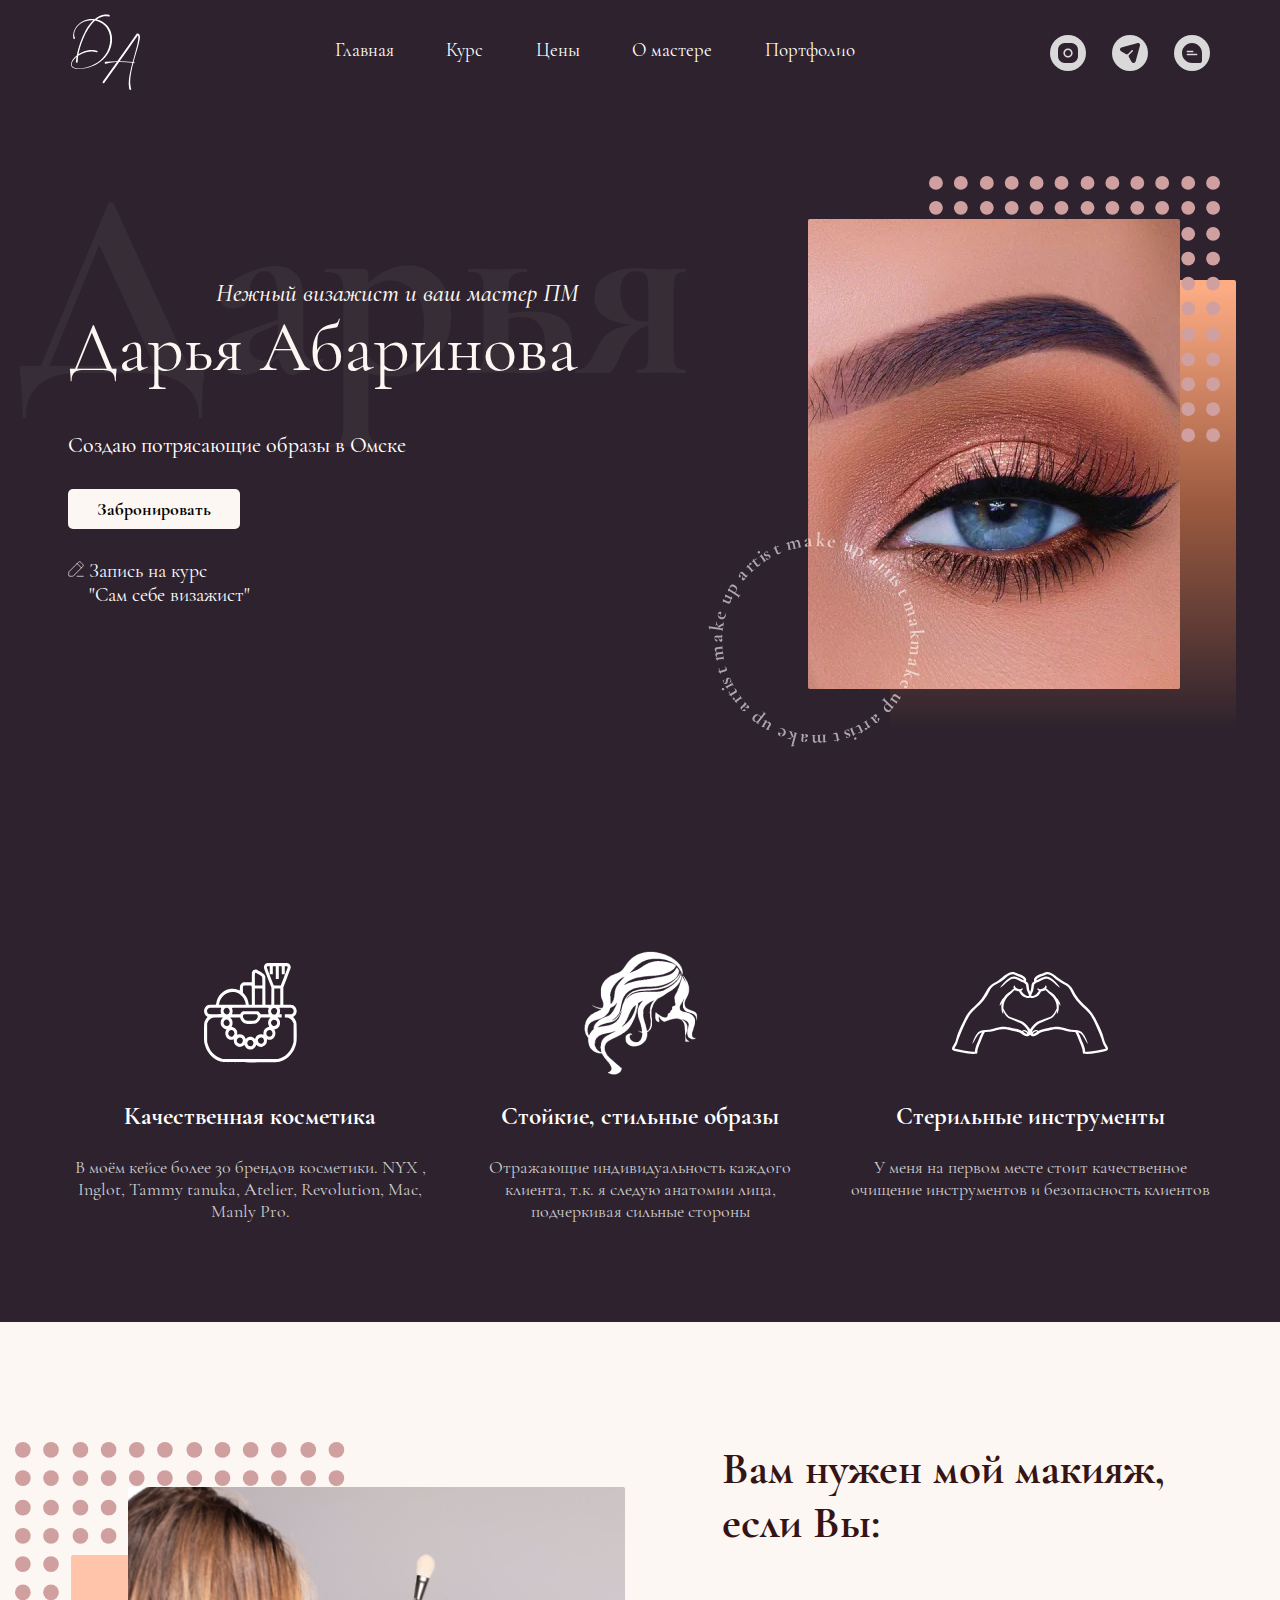
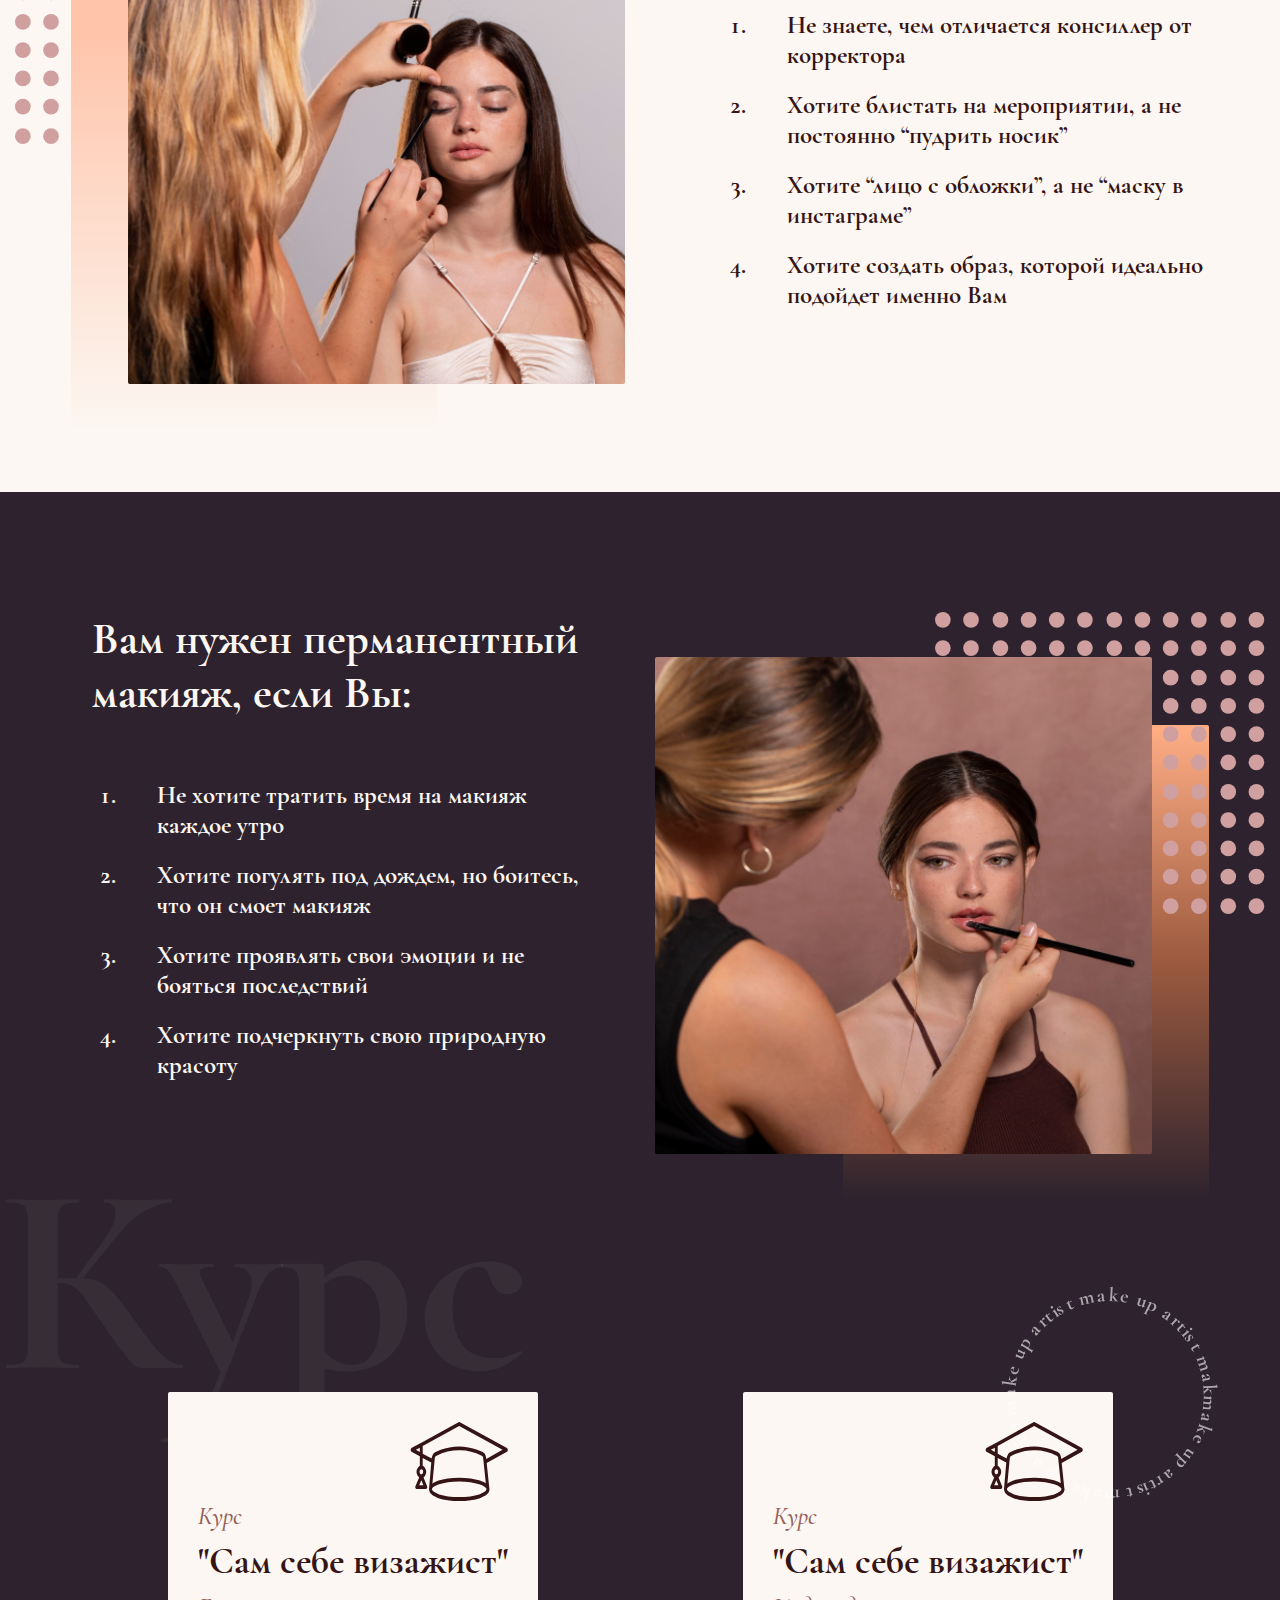
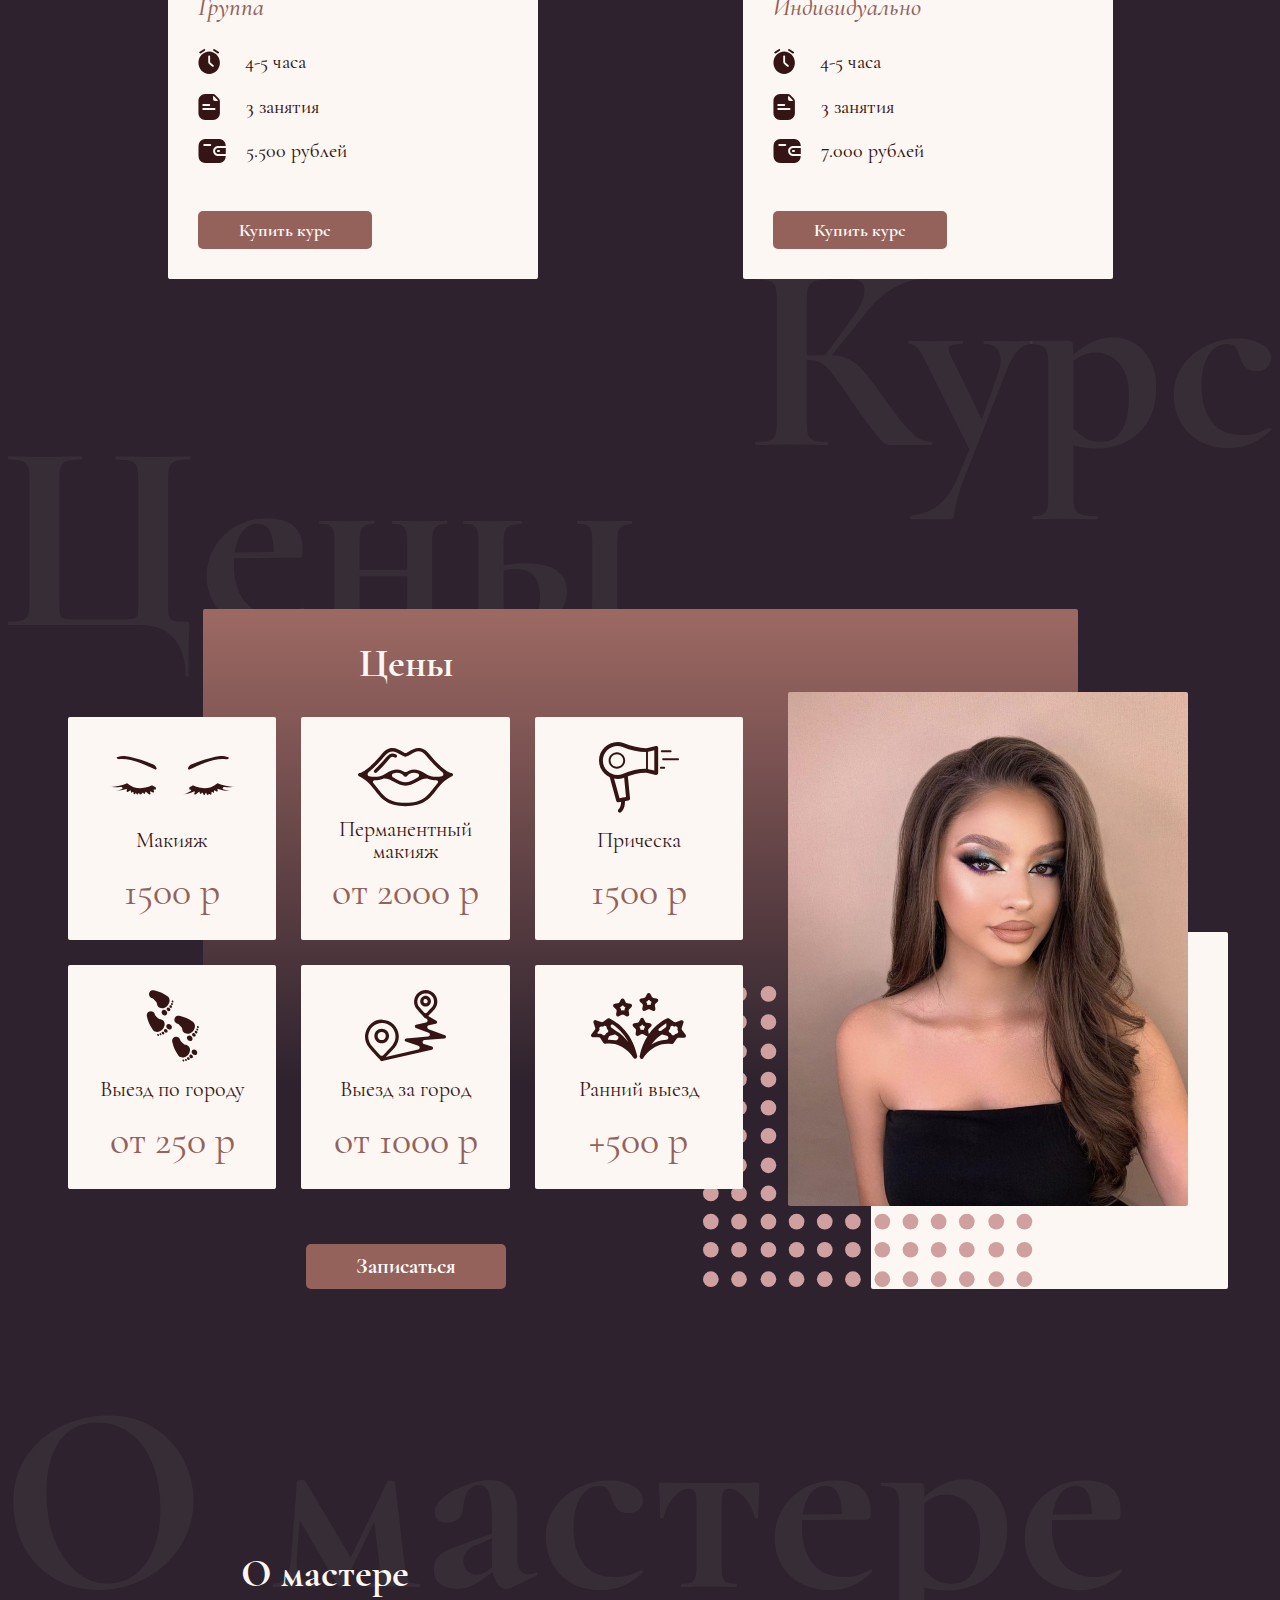
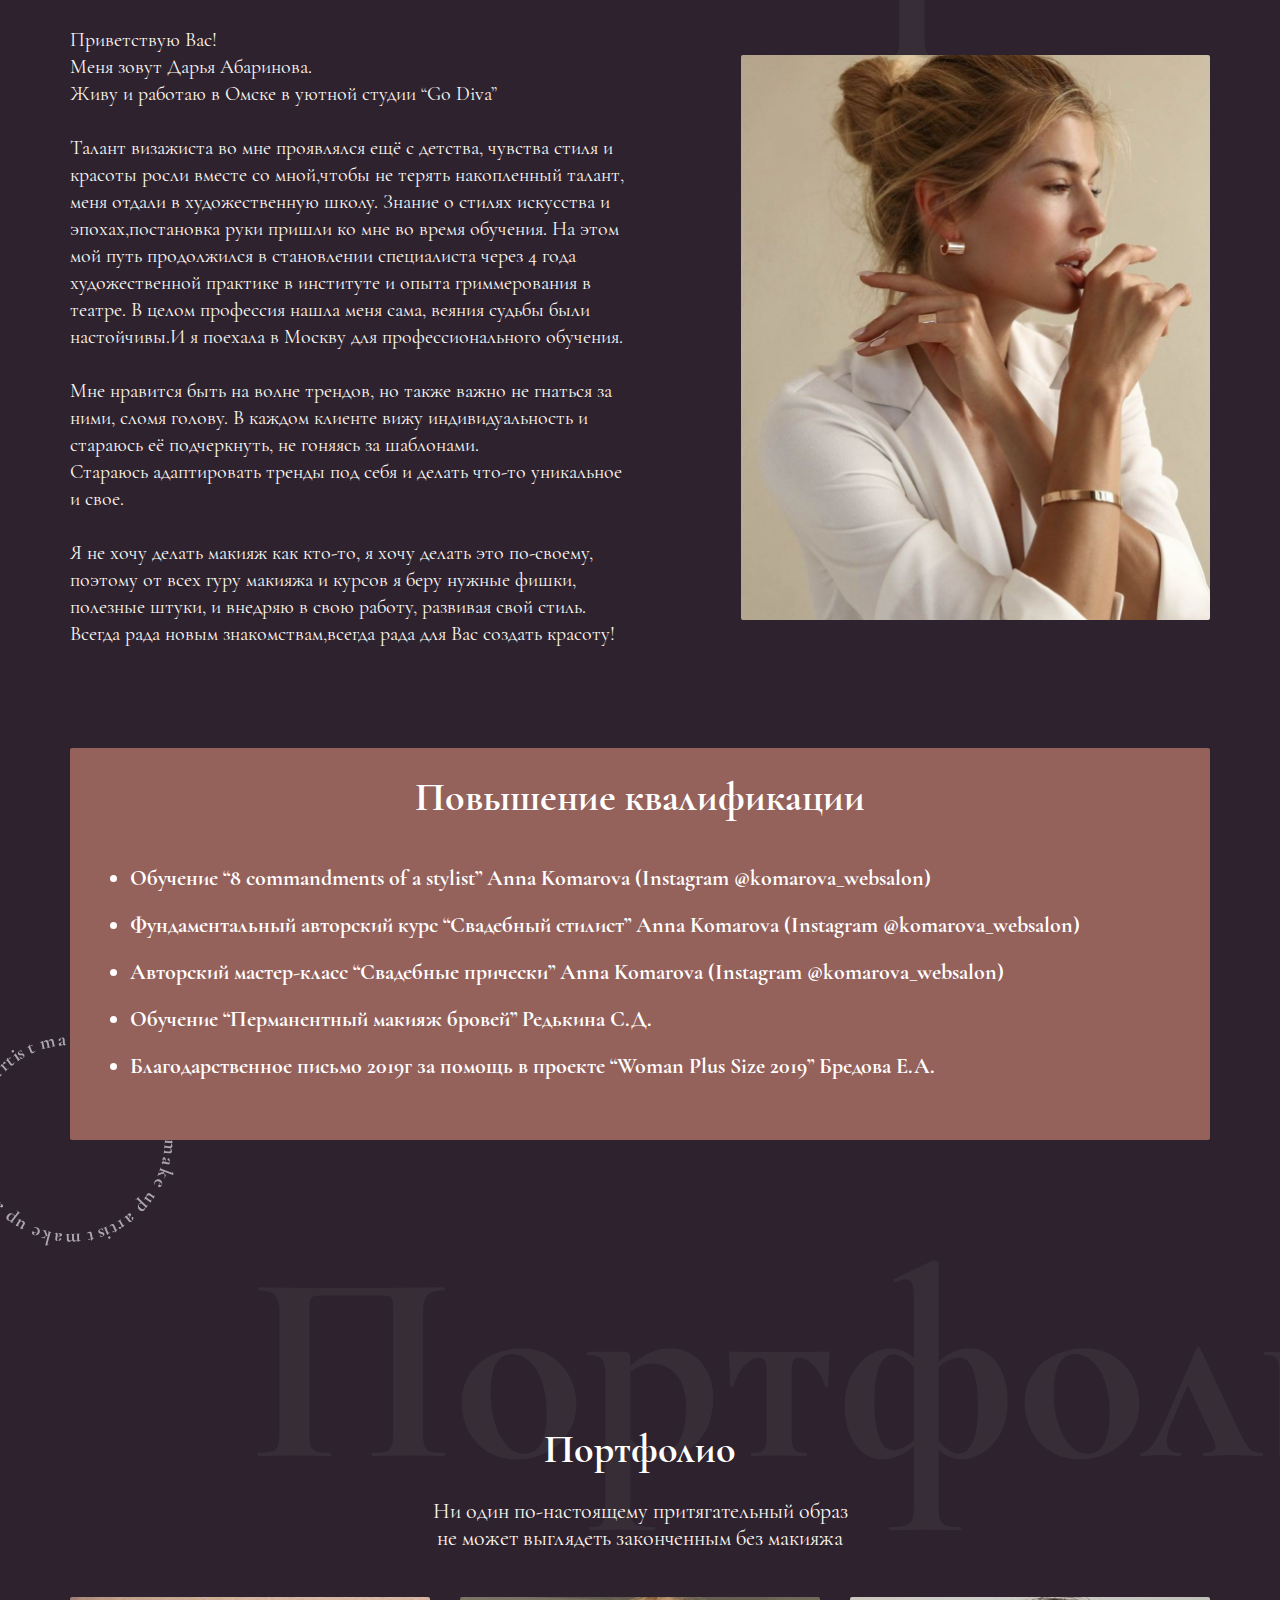
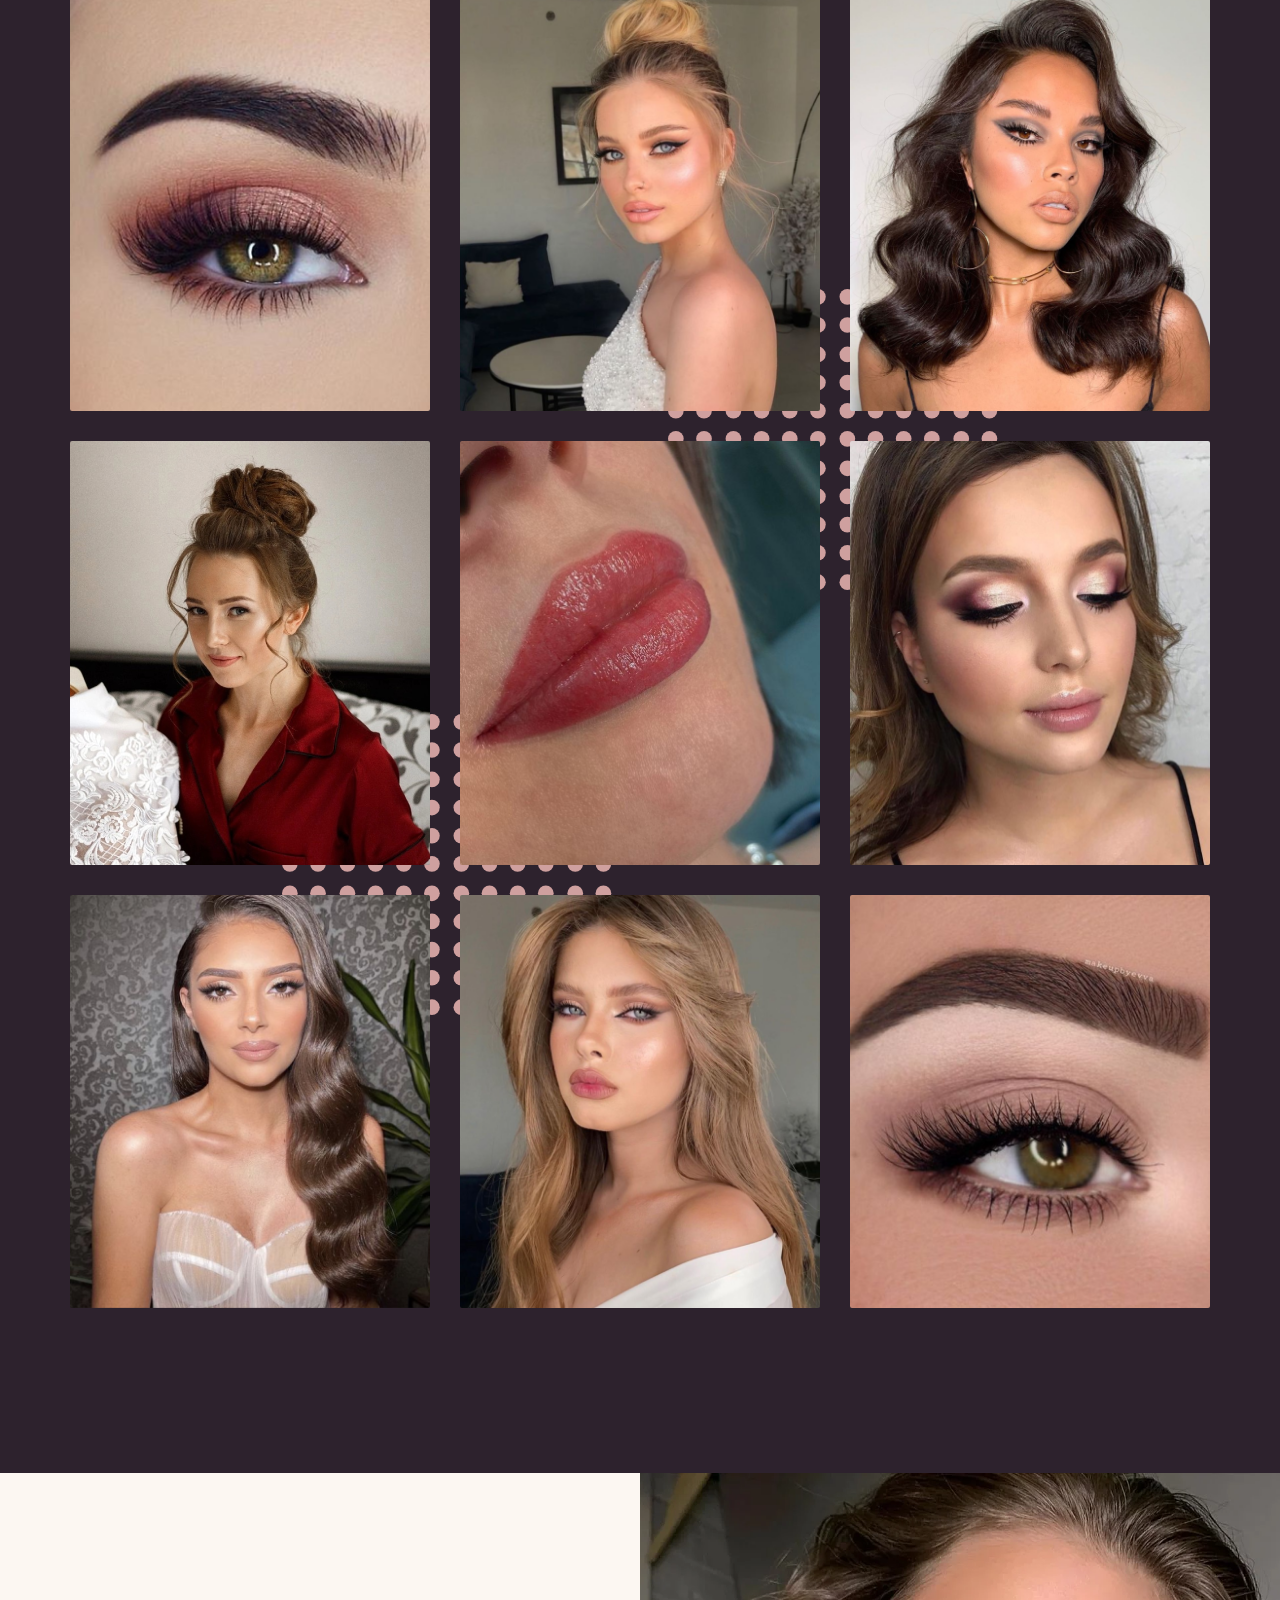
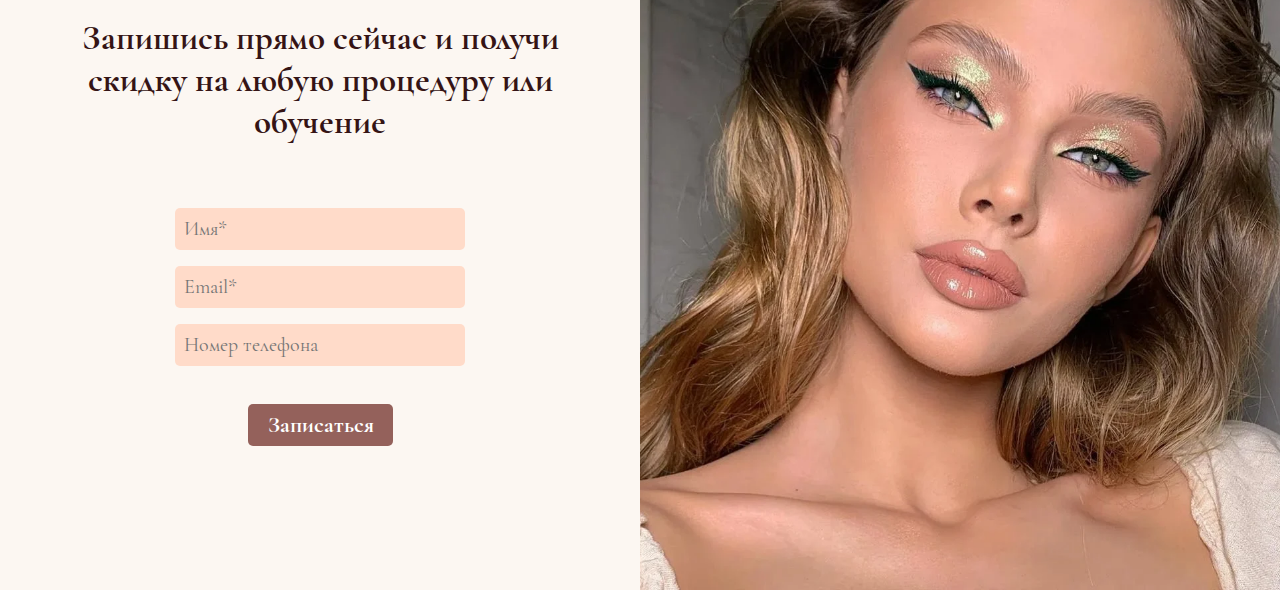
<file: index.html>
<!DOCTYPE html>
<html lang="ru">
  <head>
    <meta charset="UTF-8" />
    <meta name="format-detection" content="telephone=no" />
    <meta charset="utf-8" />
    <meta name="viewport" content="width=device-width, initial-scale=1.0" />

    <title>Дарья Абаринова визажист в Омске</title>
    <meta
      name="description"
      content="Нежный визажист в городе Омск. Дарья Абаринова. Визажист в Омске. Макияж в Омске. Преманентный макияж в Омске. Укладка волос в Омске. Свадебные образы в Омске. Вечерний макияж в Омске. Дневной макияж в Омске. Брови в Омске."
    />
    <meta property="og:title" content="Дарья Абаринова визажист в Омске" />

    <link rel="stylesheet" type="text/css" href="main/css/style.css?v=3" />
    <link rel="stylesheet" href="main/css/sweetalert.min.css" />
    <link rel="shortcut icon" href="/favicon.ico" type="image/x-icon" />
    <link rel="apple-touch-icon" href="/favicon.ico" />
    <script src="main/js/main.js?v=3" defer></script>
  </head>

  <body id="phone__menu-id-body">
    <div class="wrapper">
<header class="header">
  <div class="container">
    <div class="header-main">
      <div class="logo">
        <svg>
          <use xlink:href="main/sprite/icon.svg#logo"></use>
        </svg>
      </div>
      <nav class="header__menu">
        <ul class="header__menu-ul">
          <li class="header__menu-li">
            <a href="#main" class="menu__a">Главная</a>
          </li>
          <li class="header__menu-li">
            <a href="#course" class="menu__a">Курс</a>
          </li>
          <li class="header__menu-li">
            <a href="#price" class="menu__a">Цены</a>
          </li>
          <li class="header__menu-li">
            <a href="#about" class="menu__a">О мастере</a>
          </li>
          <li class="header__menu-li">
            <a href="#portfolio" class="menu__a">Портфолио</a>
          </li>
        </ul>
      </nav>
      <div class="header__society">
        <a
          class="header__society-img"
          href="https://www.instagram.com/dariabeauty12"
        >
          <svg>
            <use xlink:href="main/sprite/icon.svg#inst"></use>
          </svg>
        </a>
        <a class="header__society-img" href="https://t.me/dariabeauty12">
          <svg>
            <use xlink:href="main/sprite/icon.svg#tg"></use>
          </svg>
        </a>
        <a
          class="header__society-img"
          href="https://wa.me/79994700112?text=Здравствуйте!%20Я%20хочу%20к%20вам%20записаться."
        >
          <svg>
            <use xlink:href="main/sprite/icon.svg#wa"></use>
          </svg>
        </a>
      </div>
      <div class="phone__menu">
        <div class="phone__open js-phone__open">
          <svg>
            <use xlink:href="main/sprite/icon.svg#menu-btn"></use>
          </svg>
        </div>
        <nav id="phone__menu-id" class="phone__menu-nav">
          <div class="logo">
            <svg>
              <use xlink:href="main/sprite/icon.svg#logo"></use>
            </svg>
          </div>
          <div class="phone__circle">
            <img src="main/img/photo/circle.svg" alt="make up" />
          </div>
          <div class="phone__close js-phone__close">
            <svg>
              <use xlink:href="main/sprite/icon.svg#close-btn"></use>
            </svg>
          </div>
          <ul class="phone__menu-ul">
            <li class="phone__menu-li">
              <a href="#main" class="phone__menu-a js-phone__close">Главная</a>
            </li>
            <li class="phone__menu-li">
              <a href="#course" class="phone__menu-a js-phone__close">Курс</a>
            </li>
            <li class="phone__menu-li">
              <a href="#price" class="phone__menu-a js-phone__close">Цены</a>
            </li>
            <li class="phone__menu-li">
              <a href="#about" class="phone__menu-a js-phone__close"
                >О мастере</a
              >
            </li>
            <li class="phone__menu-li">
              <a href="#portfolio" class="phone__menu-a js-phone__close"
                >Портфолио</a
              >
            </li>
          </ul>
          <div class="header__society">
            <a
              class="header__society-img"
              href="https://www.instagram.com/dariabeauty12"
            >
              <svg>
                <use xlink:href="main/sprite/icon.svg#inst"></use>
              </svg>
            </a>
            <a class="header__society-img" href="https://t.me/dariabeauty12">
              <svg>
                <use xlink:href="main/sprite/icon.svg#tg"></use>
              </svg>
            </a>
            <a
              class="header__society-img"
              href="https://wa.me/79994700112?text=Здравствуйте!%20Я%20хочу%20к%20вам%20записаться."
            >
              <svg>
                <use xlink:href="main/sprite/icon.svg#wa"></use>
              </svg>
            </a>
          </div>
        </nav>
      </div>
      <div class="phone__circle">
        <img src="main/img/photo/circle.svg" alt="make up" />
      </div>
    </div>
  </div>
</header>

      <main class="main">
        <a name="main"></a>
        <section class="section__start">
          <div class="container-max">
            <div class="section-flex section__start-full">
              <div class="section__block start__block-left">
                <div class="title__abs">
                  <span>Дарья</span>
                </div>
                <div class="start__text">
                  <div class="start__title-main">
                    <h1 class="title start__title">Дарья Абаринова</h1>
                    <span>Нежный визажист и ваш мастер ПМ</span>
                  </div>
                  <h2 class="start__subtitle">
                    Создаю потрясающие образы в Омске
                  </h2>
                  <a href="#" class="btn start__btn js-popup__main"
                    >Забронировать</a
                  >
                  <h3 class="start__subtitle-pencil">
                    Запись на курс<br />"Сам себе визажист"
                  </h3>
                </div>
              </div>
              <div class="section__block start__block-right">
                <div class="start__eye">
                  <div class="start__eye-img">
                    <img
                      src="main/img/photo/eye.webp"
                      alt="Даряья Абаринова - нежный визажист, г. Омск"
                    />
                    <div class="start__eye-doths">
                      <img src="main/img/photo/dottes.svg" alt="dottes" />
                    </div>
                    <div class="start__eye-gradient"></div>
                    <div class="start__eye-circle">
                      <img src="main/img/photo/circle.svg" alt="make up" />
                    </div>
                  </div>
                </div>
              </div>
            </div>
          </div>
        </section>
        <section class="section__plus">
          <div class="container">
            <div class="section-grid">
              <div class="plus__block">
                <div class="plus__block-img plus__block-img--1">
                  <img
                    src="main/img/icon/cosmetic.svg"
                    alt="Качественная косметика от Дарьи Абариновой"
                  />
                </div>
                <h4 class="plus__block-subtitle">Качественная косметика</h4>
                <p class="plus__block-text">
                  В моём кейсе более 30 брендов косметики. NYX , Inglot, Tammy
                  tanuka, Atelier, Revolution, Mac, Manly Pro.
                </p>
              </div>
              <div class="plus__block">
                <div class="plus__block-img plus__block-img--2">
                  <img
                    src="main/img/icon/women.png"
                    alt="Стойкие, стильные образы от Дарьи Абариновой"
                  />
                </div>
                <h4 class="plus__block-subtitle">Стойкие, стильные образы</h4>
                <p class="plus__block-text">
                  Отражающие индивидуальность каждого клиента, т.к. я следую
                  анатомии лица, подчеркивая сильные стороны
                </p>
              </div>
              <div class="plus__block">
                <div class="plus__block-img plus__block-img--3">
                  <img
                    src="main/img/icon/heart.svg"
                    alt="Только стерильные инструменты у Дарьи Абариновой"
                  />
                </div>
                <h4 class="plus__block-subtitle">Стерильные инструменты</h4>
                <p class="plus__block-text">
                  У меня на первом месте стоит качественное очищение
                  инструментов и безопасность клиентов
                </p>
              </div>
            </div>
          </div>
        </section>
        <section class="section__make">
          <div class="container-max">
            <div class="section-flex">
              <div class="section__block make__block-left">
                <div class="make__block-img">
                  <img
                    src="main/img/photo/make.png"
                    alt="Макияж от Дарьи Абариновой"
                  />
                  <div class="make__doths">
                    <img
                      src="main/img/photo/dottes-make.svg"
                      alt="Макияж от Дарьи Абариновой"
                    />
                  </div>
                  <div class="make__gradient"></div>
                </div>
              </div>
              <div class="section__block make__block-right">
                <div class="make__block-text">
                  <h2 class="make__title">Вам нужен мой макияж, если Вы:</h2>
                  <ol class="make__list">
                    <li class="make__list-item">
                      Не знаете, чем отличается консиллер от корректора
                    </li>
                    <li class="make__list-item">
                      Хотите блистать на мероприятии, а не постоянно “пудрить
                      носик”
                    </li>
                    <li class="make__list-item">
                      Хотите “лицо с обложки”, а не “маску в инстаграме”
                    </li>
                    <li class="make__list-item">
                      Хотите создать образ, которой идеально подойдет именно Вам
                    </li>
                  </ol>
                </div>
              </div>
            </div>
          </div>
        </section>
        <section class="section__make section__make-permanent">
          <div class="container-max">
            <div class="section-flex section__make-permanent--reverse">
              <div class="section__block make__block-left">
                <div class="make__block-img make__block-img--permanent">
                  <img
                    src="main/img/photo/make2.png"
                    alt="Макияж от Дарьи Абариновой"
                  />
                  <div class="make__doths make__doths-permanent">
                    <img
                      src="main/img/photo/dottes-make.svg"
                      alt="Макияж от Дарьи Абариновой"
                    />
                  </div>
                  <div class="make__gradient make__gradient-permanent"></div>
                </div>
              </div>
              <div class="section__block make__block-right">
                <div class="make__block-text make__permanent--color">
                  <h2 class="make__title">
                    Вам нужен перманентный макияж, если Вы:
                  </h2>
                  <ol class="make__list make__permanent--color">
                    <li class="make__list-item">
                      Не хотите тратить время на макияж каждое утро
                    </li>
                    <li class="make__list-item">
                      Хотите погулять под дождем, но боитесь, что он смоет
                      макияж
                    </li>
                    <li class="make__list-item">
                      Хотите проявлять свои эмоции и не бояться последствий
                    </li>
                    <li class="make__list-item">
                      Хотите подчеркнуть свою природную красоту
                    </li>
                  </ol>
                </div>
              </div>
            </div>
          </div>
        </section>
        <a name="course"></a>
        <section class="section__course">
          <div class="course__abs-text course__abs-text--top">Курс</div>
          <div class="container">
            <div class="section-flex">
              <div class="section__block">
                <div class="course__card">
                  <div class="course__img">
                    <img
                      src="main/img/icon/hat.svg"
                      alt="Курсы Дарьи Абариновой"
                    />
                  </div>
                  <div class="course__text">
                    <h6 class="course__subtitle">Курс</h6>
                    <h4 class="course__title">"Сам себе визажист"</h4>
                    <h6 class="course__subtitle">Группа</h6>
                    <div class="course__info">
                      <span class="course__time">4-5 часа</span>
                      <span class="course__days">3 занятия</span>
                      <span class="course__value">5.500 рублей</span>
                    </div>
                  </div>
                  <a href="#" class="btn course__btn js-popup__main"
                    >Купить курс</a
                  >
                </div>
              </div>
              <div class="section__block">
                <div class="course__card">
                  <div class="course__img">
                    <img
                      src="main/img/icon/hat.svg"
                      alt="Курсы Дарьи Абариновой"
                    />
                  </div>
                  <div class="course__text">
                    <h6 class="course__subtitle">Курс</h6>
                    <h4 class="course__title">"Сам себе визажист"</h4>
                    <h6 class="course__subtitle">Индивидуально</h6>
                    <div class="course__info">
                      <span class="course__time">4-5 часа</span>
                      <span class="course__days">3 занятия</span>
                      <span class="course__value">7.000 рублей</span>
                    </div>
                  </div>
                  <a href="#" class="btn course__btn js-popup__main"
                    >Купить курс</a
                  >
                  <div class="course__abs-circle">
                    <img src="main/img/photo/circle.svg" alt="make up" />
                  </div>
                </div>
              </div>
            </div>
          </div>
          <div class="course__abs-text course__abs-text--bottom">Курс</div>
        </section>
        <a name="price"></a>
        <section class="section__price">
          <div class="price__abs-text">Цены</div>
          <div class="container-max">
            <h3 class="price__title-mobile">Цены</h3>
            <div class="section-flex section-flex--price">
              <div class="price__gradient"></div>
              <div class="price__block-left">
                <h3 class="price__title">Цены</h3>
                <div class="price__card-grid">
                  <div class="price__card">
                    <div class="price__card-img price__img-eyes">
                      <img
                        src="main/img/icon/eyes.svg"
                        alt="Красивый макияж от Дарьи Абариновой"
                      />
                    </div>
                    <h6 class="price__card-title">Макияж</h6>
                    <span>1500 р</span>
                  </div>
                  <div class="price__card">
                    <div class="price__card-img price__img-lips">
                      <img
                        src="main/img/icon/lips.svg"
                        alt="Красивый Перманентный
                        макияж от Дарьи Абариновой"
                      />
                    </div>
                    <h6 class="price__card-title">Перманентный макияж</h6>
                    <span>от 2000 р</span>
                  </div>
                  <div class="price__card">
                    <div class="price__card-img price__img-hair">
                      <img
                        src="main/img/icon/hair.svg"
                        alt="Красивая прическа от Дарьи Абариновой"
                      />
                    </div>
                    <h6 class="price__card-title">Прическа</h6>
                    <span>1500 р</span>
                  </div>
                  <div class="price__card">
                    <div class="price__card-img price__img-steps">
                      <img
                        src="main/img/icon/steps.svg"
                        alt="Выезд по городу визажиста Дарьи Абариновой"
                      />
                    </div>
                    <h6 class="price__card-title">Выезд по городу</h6>
                    <span>от 250 р</span>
                  </div>
                  <div class="price__card">
                    <div class="price__card-img price__img-location">
                      <img
                        src="main/img/icon/location.svg"
                        alt="Выезд за город визажиста Дарьи Абариновой"
                      />
                    </div>
                    <h6 class="price__card-title">Выезд за город</h6>
                    <span>от 1000 р</span>
                  </div>
                  <div class="price__card">
                    <div class="price__card-img price__img-stars">
                      <img
                        src="main/img/icon/stars.svg"
                        alt="Ранний выезд Дарьи Абариновой"
                      />
                    </div>
                    <h6 class="price__card-title">Ранний выезд</h6>
                    <span>+500 р</span>
                  </div>
                </div>
                <a href="#" class="btn price__btn js-popup__main">Записаться</a>
              </div>
              <div class="price__block-right">
                <div class="price__block-img">
                  <img
                    src="main/img/photo/price-photo.png"
                    alt="Макияж от Дарьи Абариновой"
                  />
                </div>
                <div class="price__doths">
                  <img
                    src="main/img/photo/dottes-make.svg"
                    alt="Макияж от Дарьи Абариновой"
                  />
                </div>
                <div class="price__gradient2"></div>
              </div>
            </div>
          </div>
        </section>
        <a name="about"></a>
        <section class="section__about">
          <div class="about__abs-text">О мастере</div>
          <div class="container">
            <h3 class="title__about">О мастере</h3>
            <div class="section-flex">
              <div class="section__block block__about-left">
                <article class="about__article">
                  <p class="about__article-text">
                    Приветствую Вас!<br />Меня зовут Дарья Абаринова.<br />Живу
                    и работаю в Омске в уютной студии “Go Diva”
                    <br /><br />Талант визажиста во мне проявлялся ещё с
                    детства, чувства стиля и красоты росли вместе со мной,чтобы
                    не терять накопленный талант, меня отдали в художественную
                    школу. Знание о стилях искусства и эпохах,постановка руки
                    пришли ко мне во время обучения. На этом мой путь
                    продолжился в становлении специалиста через 4 года
                    художественной практике в институте и опыта гриммерования в
                    театре. В целом профессия нашла меня сама, веяния судьбы
                    были настойчивы.И я поехала в Москву для профессионального
                    обучения. <br /><br />Мне нравится быть на волне трендов, но
                    также важно не гнаться за ними, сломя голову. В каждом
                    клиенте вижу индивидуальность и стараюсь её подчеркнуть, не
                    гоняясь за шаблонами.<br />Стараюсь адаптировать тренды под
                    себя и делать что-то уникальное и свое.<br /><br />Я не хочу
                    делать макияж как кто-то, я хочу делать это по-своему,
                    поэтому от всех гуру макияжа и курсов я беру нужные фишки,
                    полезные штуки, и внедряю в свою работу, развивая свой
                    стиль. <br />Всегда рада новым знакомствам,всегда рада для
                    Вас создать красоту!
                  </p>
                </article>
              </div>
              <div class="section__block block__about-right">
                <div class="about__img-main">
                  <img
                    src="main/img/photo/about.png"
                    alt="Дарья Абаринова - Визажист в Омске"
                  />
                </div>
              </div>
            </div>
            <div class="about__level-main">
              <div class="level__circle">
                <img src="main/img/photo/circle.svg" alt="make up" />
              </div>
              <div class="about__level">
                <h2 class="about__level-title">Повышение квалификации</h2>
                <ul class="level__list">
                  <li class="level__list-li">
                    Обучение “8 commandments of a stylist” Anna Komarova
                    (Instagram @komarova_websalon)
                  </li>
                  <li class="level__list-li">
                    Фундаментальный авторский курс “Свадебный стилист” Anna
                    Komarova (Instagram @komarova_websalon)
                  </li>
                  <li class="level__list-li">
                    Авторский мастер-класс “Свадебные прически” Anna Komarova
                    (Instagram @komarova_websalon)
                  </li>
                  <li class="level__list-li">
                    Обучение “Перманентный макияж бровей” Редькина С.Д.
                  </li>
                  <li class="level__list-li">
                    Благодарственное письмо 2019г за помощь в проекте “Woman
                    Plus Size 2019” Бредова Е.А.
                  </li>
                </ul>
              </div>
            </div>
          </div>
        </section>
        <a name="portfolio"></a>
        <section class="section__portfolio">
          <div class="portfolio__abs-text">Портфолио</div>
          <div class="container">
            <h3 class="portfolio__title">Портфолио</h3>
            <p class="portfolio__text">
              Ни один по-настоящему притягательный образ не может выглядеть
              законченным без макияжа
            </p>
            <div class="portfolio-grid">
              <div class="portfolio__doths">
                <img
                  src="main/img/photo/dottes-make.svg"
                  alt="Макияж от Дарьи Абариновой"
                />
              </div>

              <div class="portfolio__doths">
                <img
                  src="main/img/photo/dottes-make.svg"
                  alt="Макияж от Дарьи Абариновой"
                />
              </div>
              <div class="portfolio__img">
                <img
                  src="main/img/photo/portfolio-1.png"
                  alt="Перманентный макияж глаз от Дарьи Абариновой"
                />
              </div>
              <div class="portfolio__img">
                <img
                  src="main/img/photo/portfolio-2.png"
                  alt="Свадебный образ от Дарьи Абариновой"
                />
              </div>
              <div class="portfolio__img">
                <img
                  src="main/img/photo/portfolio-3.png"
                  alt="Дневной макияж от Дарьи Абариновой"
                />
              </div>
              <div class="portfolio__img">
                <img
                  src="main/img/photo/portfolio-4.webp"
                  alt="Свадебный образ от Дарьи Абариновой"
                />
              </div>
              <div class="portfolio__img">
                <img
                  src="main/img/photo/portfolio-5.webp"
                  alt="Перманентный макияж губ от Дарьи Абариновой"
                />
              </div>
              <div class="portfolio__img">
                <img
                  src="main/img/photo/portfolio-6.webp"
                  alt="Вечерний макияж от Дарьи Абариновой"
                />
              </div>
              <div class="portfolio__img">
                <img
                  src="main/img/photo/portfolio-7.png"
                  alt="Праздничный макияж от Дарьи Абариновой"
                />
              </div>
              <div class="portfolio__img">
                <img
                  src="main/img/photo/portfolio-8.png"
                  alt="Дневной макияж от Дарьи Абариновой"
                />
              </div>
              <div class="portfolio__img">
                <img
                  src="main/img/photo/portfolio-9.png"
                  alt="Перманентный макияж бровей от Дарьи Абариновой"
                />
              </div>
            </div>
          </div>
        </section>
      </main>

      <a class="js-back__top btn" title="Наверх">&uarr;</a>

<footer class="footer">
  <div class="section-flex">
    <div class="section__block footer__block-left">
      <div class="footer__feedback">
        <h2 class="footer__title">
          Запишись прямо сейчас и получи скидку на любую процедуру или обучение
        </h2>
        <form action="post">
          <div class="footer__form">
            <input
              type="text"
              name="name"
              id="name"
              placeholder="Имя*"
              class="feedback__name form__input"
              required=""
            />
            <input
              type="email"
              name="email"
              id="email"
              placeholder="Email*"
              class="feedback__email form__input"
              required=""
            />
            <input
              type="text"
              name="phone"
              id="phone"
              placeholder="Номер телефона"
              class="feedback__phone form__input"
            />
            <input
              type="submit"
              id="button"
              value="Записаться"
              class="btn feedback__submit"
            />
          </div>
        </form>
      </div>
    </div>
    <div class="section__block footer__block-right"></div>
  </div>
</footer>
<div class="main__popup">
  <div class="cart-body">
    <div class="cart-close"></div>
    <div class="section-flex">
      <div class="section__block popup__block-right"></div>
      <div class="section__block popup__block-left">
        <div class="popup__feedback">
          <h2 class="popup__title">
            Запишись прямо сейчас и получи скидку на любую процедуру или
            обучение
          </h2>
          <form action="send_mail.php" name="popupForm" method="POST">
            <div class="footer__form">
              <input
                type="text"
                name="name"
                id="name"
                placeholder="Имя*"
                class="feedback__name form__input"
                required=""
              />
              <input
                type="email"
                name="email"
                id="email"
                placeholder="Email*"
                class="feedback__email form__input"
                required=""
              />
              <input
                type="text"
                name="phone"
                id="phone"
                placeholder="Номер телефона"
                class="feedback__phone form__input"
              />
              <input
                type="submit"
                id="button"
                value="Записаться"
                class="feedback__submit"
              />
            </div>
          </form>
        </div>
      </div>
    </div>
  </div>
</div>
    </div>

    <script src="https://ajax.googleapis.com/ajax/libs/jquery/3.4.1/jquery.min.js"></script>
    <script src="main/js/sweetalert.min.js"></script>
    <script src="main/js/form.js"></script>
  </body>
</html>
</file>
<file: main/css/style.css>
@charset "UTF-8";
* {
  padding: 0px;
  margin: 0px;
  border: 0px;
}

*,
*:before,
*:after {
  -webkit-box-sizing: border-box;
          box-sizing: border-box;
}

:focus,
:active {
  outline: none;
}

a:focus,
a:active {
  outline: none;
}

html,
body {
  height: 100%;
}

body {
  line-height: 1;
  -ms-text-size-adjust: 100%;
  -moz-text-size-adjust: 100%;
  -webkit-text-size-adjust: 100%;
  -webkit-font-smoothing: antialiased;
  -moz-osx-font-smoothing: grayscale;
}

input,
button,
textarea {
  font-size: inherit;
}

button {
  cursor: pointer;
  color: inherit;
  background-color: inherit;
}

a {
  color: inherit;
}

a:link,
a:visited {
  text-decoration: none;
}

a:hover {
  text-decoration: none;
}

ul li {
  list-style: none;
}

img {
  vertical-align: top;
}

h1,
h2,
h3,
h4,
h5,
h6 {
  font-weight: inherit;
  font-size: inherit;
}

hr {
  border: none;
  background-color: #a0a1a1;
  color: #a0a1a1;
  height: 0.8px;
  width: 90%;
  margin: 0 auto;
}

@font-face {
  font-family: "Cormorant Garamond";
  src: url("../fonts/Cormorant_Garamond/CormorantGaramond-Regular.woff2") format("woff2"), url("../fonts/Cormorant_Garamond/CormorantGaramond-Regular.woff") format("woff"), url("../fonts/Cormorant_Garamond/CormorantGaramond-Regular.ttf") format("truetype");
  font-style: normal;
  font-weight: normal;
  font-display: swap;
}
@font-face {
  font-family: "Cormorant Garamond";
  src: url("../fonts/Cormorant_Garamond/CormorantGaramond-Bold.woff2") format("woff2"), url("../fonts/Cormorant_Garamond/CormorantGaramond-Bold.woff") format("woff"), url("../fonts/Cormorant_Garamond/CormorantGaramond-Bold.ttf") format("truetype");
  font-style: normal;
  font-weight: 700;
  font-display: swap;
}
@font-face {
  font-family: "Cormorant Garamond";
  src: url("../fonts/Cormorant_Garamond/CormorantGaramond-Medium.woff2") format("woff2"), url("../fonts/Cormorant_Garamond/CormorantGaramond-Medium.woff") format("woff"), url("../fonts/Cormorant_Garamond/CormorantGaramond-Medium.ttf") format("truetype");
  font-style: normal;
  font-weight: 500;
  font-display: swap;
}
@font-face {
  font-family: "Cormorant Garamond";
  src: url("../fonts/Cormorant_Garamond/CormorantGaramond-MediumItalic.woff2") format("woff2"), url("../fonts/Cormorant_Garamond/CormorantGaramond-MediumItalic.woff") format("woff"), url("../fonts/Cormorant_Garamond/CormorantGaramond-MediumItalic.ttf") format("truetype");
  font-style: italic;
  font-weight: 500;
  font-display: swap;
}
.wrapper {
  min-height: 100%;
  display: -webkit-box;
  display: -ms-flexbox;
  display: flex;
  -webkit-box-orient: vertical;
  -webkit-box-direction: normal;
      -ms-flex-direction: column;
          flex-direction: column;
  position: relative;
  overflow: hidden;
  background-color: #2d222d;
}

.container {
  margin: 0 auto;
  padding: 0 0.9375rem;
  max-width: 73.125rem;
}

.container-max {
  margin: 0 auto;
  padding: 0 0.9375rem;
  max-width: 90rem;
}

/*-----Header-----*/
.header {
  position: absolute;
  padding: 0.3125rem 0 0.3125rem 0;
  width: 100%;
  z-index: 1000;
}
@media (max-width: 600px) {
  .header {
    position: static;
  }
}

.header-main {
  display: -webkit-box;
  display: -ms-flexbox;
  display: flex;
  -webkit-box-pack: justify;
      -ms-flex-pack: justify;
          justify-content: space-between;
  -webkit-box-align: center;
      -ms-flex-align: center;
          align-items: center;
}

.logo {
  max-width: 70px;
  max-height: 95px;
  cursor: pointer;
}
.logo svg {
  width: 100%;
  max-height: 95px;
}
@media (max-width: 1280px) {
  .logo svg {
    max-height: calc(
    70px + (95 - 70) * ((100vw - 600px) /
          (1280 - 600))
  );
  }
}
@media (max-width: 600px) {
  .logo svg {
    max-height: calc(
    70px + (95 - 70) * ((100vw - 320px) /
          (600 - 320))
  );
  }
}
@media (max-width: 1280px) {
  .logo {
    max-width: calc(
    50px + (70 - 50) * ((100vw - 600px) /
          (1280 - 600))
  );
    max-height: calc(
    70px + (95 - 70) * ((100vw - 600px) /
          (1280 - 600))
  );
  }
}
@media (max-width: 600px) {
  .logo {
    display: none;
  }
}

.header__society {
  display: -webkit-box;
  display: -ms-flexbox;
  display: flex;
  gap: calc(
    10px + (30 - 10) * ((100vw - 600px) /
          (1440 - 600))
  );
}

@media (min-width: 1440px) {
  .header__society {
    gap: 1.875rem;
  }
}
.header__society-img {
  display: block;
  background-color: #d9d9d9;
  border-radius: 50%;
  -webkit-border-radius: 50%;
  -moz-border-radius: 50%;
  -ms-border-radius: 50%;
  -o-border-radius: 50%;
  width: 36px;
  height: 36px;
  padding: 8px;
  cursor: pointer;
  transition: 0.3s;
  -webkit-transition: 0.3s;
  -moz-transition: 0.3s;
  -ms-transition: 0.3s;
  -o-transition: 0.3s;
}
.header__society-img svg {
  width: 100%;
  height: 100%;
}
.header__society-img:hover {
  background-color: #f7f7f7;
  scale: 1.1;
}
.header__society-img:active {
  opacity: 0.8;
  scale: 1;
}
@media (max-width: 1280px) {
  .header__society-img {
    width: calc(
    30px + (36 - 30) * ((100vw - 600px) /
          (1280 - 600))
  );
    height: calc(
    30px + (36 - 30) * ((100vw - 600px) /
          (1280 - 600))
  );
  }
}
@media (max-width: 600px) {
  .header__society-img {
    width: 2.875rem;
    height: 2.875rem;
  }
}

.header__menu {
  padding: 0 10px;
  position: relative;
}

@media (max-width: 600px) {
  .header__menu,
.header__society {
    display: none;
  }
}
.header__menu-ul {
  display: -webkit-box;
  display: -ms-flexbox;
  display: flex;
  gap: calc(
    10px + (50 - 10) * ((100vw - 600px) /
          (1440 - 600))
  );
}

.header__menu-li a {
  display: block;
  padding: 0 0.3125rem;
  font-family: "Cormorant Garamond";
  font-size: calc(
    1.0625rem + (20 - 17) * ((100vw - 600px) /
          (1440 - 600))
  );
  line-height: calc(
    1.25rem + (24 - 20) * ((100vw - 600px) /
          (1440 - 600))
  );
  color: #ffffff;
  position: relative;
  transition: 0.3s;
  -webkit-transition: 0.3s;
  -moz-transition: 0.3s;
  -ms-transition: 0.3s;
  -o-transition: 0.3s;
  white-space: nowrap;
}
.header__menu-li a::after {
  content: " ";
  display: block;
  border-bottom: 1px solid;
  border-color: #ffffff;
  width: 0%;
  transition: all 280ms ease-in-out;
  -webkit-transition: all 280ms ease-in-out;
  -moz-transition: all 280ms ease-in-out;
  -ms-transition: all 280ms ease-in-out;
  -o-transition: all 280ms ease-in-out;
  padding-top: 3px;
}
.header__menu-li a:hover::after {
  width: 100%;
}
.header__menu-li a:hover {
  opacity: 0.9;
}

@media (min-width: 1440px) {
  .header__menu-ul {
    gap: 3.125rem;
  }

  .header__menu-li a {
    font-size: 1.25rem;
    line-height: 1.5rem;
  }
}
.phone__menu {
  display: none;
  margin-top: 1.25rem;
  margin-left: 0.625rem;
}
@media (max-width: 600px) {
  .phone__menu {
    margin-left: calc(
    0rem + (10 - 0) * ((100vw - 320px) /
          (600 - 320))
  );
    margin-top: calc(
    0.625rem + (20 - 10) * ((100vw - 320px) /
          (600 - 320))
  );
  }
}

@media (max-width: 600px) {
  .phone__menu {
    display: block;
  }
}
.phone__open {
  width: 35px;
  height: 35px;
  position: relative;
}

.phone__open svg {
  width: 100%;
  height: 100%;
  -o-object-fit: contain;
     object-fit: contain;
  position: absolute;
  top: 0;
  left: 0;
  cursor: pointer;
}

.phone__menu-nav {
  width: 0;
  position: fixed;
  top: 0;
  left: 0;
  right: 0;
  z-index: 1000;
  overflow-x: hidden;
  transition: 0.2s;
  height: 100%;
  background: #2d222d;
  display: -webkit-box;
  display: -ms-flexbox;
  display: flex;
  -webkit-box-orient: vertical;
  -webkit-box-direction: normal;
      -ms-flex-direction: column;
          flex-direction: column;
  -webkit-box-align: center;
      -ms-flex-align: center;
          align-items: center;
  -webkit-box-pack: center;
      -ms-flex-pack: center;
          justify-content: center;
  -webkit-transition: 0.2s;
  -moz-transition: 0.2s;
  -ms-transition: 0.2s;
  -o-transition: 0.2s;
}
.phone__menu-nav > .logo {
  display: block;
  position: absolute;
  z-index: 100;
  top: calc(
    0.3125rem + (15 - 5) * ((100vw - 320px) /
          (600 - 320))
  );
  left: 25px;
  width: calc(
    40px + (50 - 40) * ((100vw - 320px) /
          (600 - 320))
  );
  height: calc(
    55px + (65 - 55) * ((100vw - 320px) /
          (600 - 320))
  );
}
.phone__menu-nav > .logo svg {
  max-height: 100%;
}
.phone__menu-nav > .header__society {
  display: -webkit-box;
  display: -ms-flexbox;
  display: flex;
  position: absolute;
  bottom: 40px;
  left: auto;
  right: auto;
  gap: 20px;
}

.phone__close {
  width: calc(
    1.25rem + (30 - 20) * ((100vw - 320px) /
          (600 - 320))
  );
  height: calc(
    1.25rem + (30 - 20) * ((100vw - 320px) /
          (600 - 320))
  );
  position: absolute;
  z-index: 100;
  top: 25px;
  right: 25px;
}

.phone__close svg {
  width: 100%;
  height: 100%;
  -o-object-fit: cover;
     object-fit: cover;
  cursor: pointer;
}

.phone__menu-ul {
  display: -webkit-box;
  display: -ms-flexbox;
  display: flex;
  -webkit-box-orient: vertical;
  -webkit-box-direction: normal;
      -ms-flex-direction: column;
          flex-direction: column;
  gap: 10px;
}

.phone__menu-li {
  padding: 5px 0;
}

.phone__menu-a {
  display: block;
  padding: 0 0.3125rem;
  position: relative;
  white-space: nowrap;
  font-family: "Cormorant Garamond";
  font-weight: 600;
  font-size: 2.5rem;
  line-height: 3rem;
  text-align: center;
  color: #ffffff;
}

.phone__circle {
  position: absolute;
  top: 0;
  right: 0;
  width: 12.6875rem;
  height: 12.6875rem;
  z-index: 4;
  display: none;
}
@media (max-width: 600px) {
  .phone__circle {
    top: calc(
    -2.5rem + (-50 - -40) * ((100vw - 320px) /
          (600 - 320))
  );
    right: calc(
    -2.5rem + (-50 - -40) * ((100vw - 320px) /
          (600 - 320))
  );
    width: calc(
    8.125rem + (202 - 130) * ((100vw - 320px) /
          (600 - 320))
  );
    height: calc(
    8.125rem + (202 - 130) * ((100vw - 320px) /
          (600 - 320))
  );
    display: block;
  }
}
.phone__circle img {
  width: 100%;
  height: 100%;
  -o-object-fit: contain;
     object-fit: contain;
}

.js-open__menu {
  width: 100%;
}

.js-close__menu {
  width: 0;
}

/*-----Main------*/
.main {
  -webkit-box-flex: 1;
      -ms-flex: 1 1 auto;
          flex: 1 1 auto;
}

/*-----Section start block 100vh------*/
.section__start {
  min-height: 100vh;
  padding-top: calc(5rem + -75 * (100vh - 600px) / 200);
}
@media (max-width: 600px) {
  .section__start {
    min-height: auto;
    padding-top: calc(
    0.625rem + (60 - 10) * ((100vw - 320px) /
          (600 - 320))
  );
  }
}

.section-flex {
  display: -webkit-box;
  display: -ms-flexbox;
  display: flex;
  -ms-flex-wrap: wrap;
      flex-wrap: wrap;
  gap: 0.625rem;
}

.section__start-full {
  height: 100vh;
  -webkit-box-align: center;
      -ms-flex-align: center;
          align-items: center;
}
@media (max-width: 600px) {
  .section__start-full {
    height: auto;
    margin-top: 3.75rem;
  }
}

.section__block {
  -webkit-box-flex: 1;
      -ms-flex: 1 1 17.5125rem;
          flex: 1 1 17.5125rem;
  position: relative;
}

.title__abs {
  position: absolute;
  left: 0;
  top: -9.75rem;
  z-index: 0;
  font-family: "Cormorant Garamond";
  font-weight: 700;
  font-size: 16.875rem;
  line-height: 18.75rem;
  color: rgba(252, 247, 242, 0.05);
}
@media (max-width: 1280px) {
  .title__abs {
    font-size: calc(
    6.25rem + (270 - 100) * ((100vw - 600px) /
          (1280 - 600))
  );
    line-height: calc(
    7.5rem + (300 - 120) * ((100vw - 600px) /
          (1280 - 600))
  );
    top: calc(
    -3.75rem + (-156 - -60) * ((100vw - 600px) /
          (1280 - 600))
  );
  }
}
@media (max-width: 600px) {
  .title__abs {
    display: none;
  }
}

.start__text {
  position: relative;
  z-index: 1;
  display: -webkit-box;
  display: -ms-flexbox;
  display: flex;
  -webkit-box-orient: vertical;
  -webkit-box-direction: normal;
      -ms-flex-direction: column;
          flex-direction: column;
  gap: 1.875rem;
  margin-left: 8.125rem;
}
@media (max-width: 1440px) {
  .start__text {
    margin-left: calc(
    0rem + (130 - 0) * ((100vw - 1170px) /
          (1440 - 1170))
  );
  }
}
@media (max-width: 1170px) {
  .start__text {
    margin-left: 0;
  }
}
@media (max-width: 600px) {
  .start__text {
    padding-left: calc(
    0rem + (60 - 0) * ((100vw - 320px) /
          (600 - 320))
  );
  }
}

.start__title-main {
  position: relative;
  -ms-flex-item-align: start;
      align-self: flex-start;
}
.start__title-main span {
  position: absolute;
  right: 0;
  top: -0.9375rem;
  z-index: 0;
  font-family: "Cormorant Garamond";
  font-style: italic;
  font-weight: 500;
  font-size: 1.5625rem;
  line-height: 1.875rem;
  color: #fcf7f2;
}
@media (max-width: 1280px) {
  .start__title-main span {
    font-size: calc(
    0.6875rem + (25 - 11) * ((100vw - 600px) /
          (1280 - 600))
  );
    line-height: calc(
    0.9375rem + (30 - 15) * ((100vw - 600px) /
          (1280 - 600))
  );
  }
}
@media (max-width: 600px) {
  .start__title-main span {
    left: 0;
    top: -1.875rem;
    right: auto;
    font-size: calc(
    0.9375rem + (22 - 15) * ((100vw - 320px) /
          (600 - 320))
  );
    line-height: calc(
    1.25rem + (30 - 20) * ((100vw - 320px) /
          (600 - 320))
  );
  }
}

.title {
  font-family: "Cormorant Garamond";
  font-style: normal;
}

.start__title {
  font-weight: 400;
  font-size: 4.4375rem;
  line-height: 6.8125rem;
  color: #fcf7f2;
}
@media (max-width: 1280px) {
  .start__title {
    font-size: calc(
    1.8125rem + (71 - 29) * ((100vw - 600px) /
          (1280 - 600))
  );
    line-height: calc(
    2.5rem + (109 - 40) * ((100vw - 600px) /
          (1280 - 600))
  );
  }
}
@media (max-width: 600px) {
  .start__title {
    font-size: calc(
    2.5625rem + (71 - 41) * ((100vw - 320px) /
          (600 - 320))
  );
    line-height: calc(
    3.4375rem + (90 - 55) * ((100vw - 320px) /
          (600 - 320))
  );
    max-width: 20rem;
    font-weight: 700;
  }
}

.start__subtitle {
  font-family: "Cormorant Garamond";
  font-weight: 500;
  font-size: 1.375rem;
  line-height: 1.6875rem;
  color: #ffffff;
}
@media (max-width: 1280px) {
  .start__subtitle {
    font-size: calc(
    1.125rem + (22 - 18) * ((100vw - 600px) /
          (1280 - 600))
  );
    line-height: calc(
    1.375rem + (27 - 22) * ((100vw - 600px) /
          (1280 - 600))
  );
  }
}
@media (max-width: 600px) {
  .start__subtitle {
    font-size: calc(
    1.125rem + (22 - 18) * ((100vw - 320px) /
          (600 - 320))
  );
    line-height: calc(
    1.375rem + (27 - 22) * ((100vw - 320px) /
          (600 - 320))
  );
  }
}

.btn {
  display: inline-block;
  transition: 0.3s;
  -webkit-transition: 0.3s;
  -moz-transition: 0.3s;
  -ms-transition: 0.3s;
  -o-transition: 0.3s;
}
.btn:active {
  scale: 0.95;
}

.start__btn {
  font-family: "Cormorant Garamond";
  font-weight: 700;
  font-size: 1.125rem;
  line-height: 1.375rem;
  color: #000000;
  padding: 0.5625rem 1.8125rem;
  background: #fcf7f2;
  border-radius: 0.3125rem;
  -webkit-border-radius: 0.3125rem;
  -moz-border-radius: 0.3125rem;
  -ms-border-radius: 0.3125rem;
  -o-border-radius: 0.3125rem;
  -ms-flex-item-align: start;
      align-self: flex-start;
}
.start__btn:hover {
  background: #94615b;
  color: #ffffff;
}
.start__btn:active {
  background: #87554f;
  color: #ffffff;
}

.start__subtitle-pencil {
  font-family: "Cormorant Garamond";
  font-weight: 400;
  font-size: 1.25rem;
  line-height: 1.5rem;
  display: -webkit-inline-box;
  display: -ms-inline-flexbox;
  display: inline-flex;
  color: #ffffff;
}
.start__subtitle-pencil::before {
  content: "";
  background-image: url(../img/icon/pencil.svg);
  background-repeat: no-repeat;
  background-size: contain;
  display: block;
  width: 1rem;
  height: 1rem;
  margin-top: 0.125rem;
  margin-right: 0.3125rem;
}
@media (max-width: 1280px) {
  .start__subtitle-pencil {
    font-size: calc(
    1rem + (20 - 16) * ((100vw - 600px) /
          (1280 - 600))
  );
    line-height: calc(
    1.25rem + (24 - 20) * ((100vw - 600px) /
          (1280 - 600))
  );
  }
}
@media (max-width: 600px) {
  .start__subtitle-pencil {
    font-size: calc(
    1rem + (20 - 16) * ((100vw - 320px) /
          (600 - 320))
  );
    line-height: calc(
    1.25rem + (24 - 20) * ((100vw - 320px) /
          (600 - 320))
  );
  }
}

.start__eye {
  margin-top: 1.875rem;
  margin-right: 4.375rem;
  display: -webkit-box;
  display: -ms-flexbox;
  display: flex;
}
@media (max-width: 1440px) {
  .start__eye {
    margin-right: calc(
    0rem + (70 - 0) * ((100vw - 1170px) /
          (1440 - 1170))
  );
  }
}
@media (max-width: 1170px) {
  .start__eye {
    margin-right: 0;
  }
}

.start__eye-img {
  position: relative;
  max-width: 34.75rem;
  max-height: 36.8125rem;
  padding: 3rem 4rem 4.4375rem 7.5rem;
  margin-left: auto;
}
@media (max-width: 1440px) {
  .start__eye-img {
    padding: calc(
    1.5625rem + (48 - 25) * ((100vw - 600px) /
          (1440 - 600))
  ) calc(
    1.5625rem + (64 - 25) * ((100vw - 600px) /
          (1440 - 600))
  ) calc(
    2.5rem + (71 - 40) * ((100vw - 600px) /
          (1440 - 600))
  ) calc(
    2.5rem + (120 - 40) * ((100vw - 600px) /
          (1440 - 600))
  );
  }
}
@media (max-width: 600px) {
  .start__eye-img {
    padding: calc(
    1.5625rem + (48 - 25) * ((100vw - 320px) /
          (600 - 320))
  ) calc(
    1.5625rem + (64 - 25) * ((100vw - 320px) /
          (600 - 320))
  ) calc(
    2.5rem + (71 - 40) * ((100vw - 320px) /
          (600 - 320))
  ) calc(
    0rem + (60 - 0) * ((100vw - 320px) /
          (600 - 320))
  );
    margin-left: 0;
  }
}
.start__eye-img img {
  width: 100%;
  height: 100%;
  -o-object-fit: contain;
     object-fit: contain;
  position: relative;
  z-index: 3;
}

.start__eye-doths,
.start__eye-gradient,
.start__eye-circle {
  position: absolute;
}

.start__eye-doths {
  top: 0;
  right: 1rem;
  width: 18.25rem;
  height: 16.6875rem;
  z-index: 2;
}
@media (max-width: 1280px) {
  .start__eye-doths {
    width: calc(
    11.25rem + (292 - 180) * ((100vw - 600px) /
          (1280 - 600))
  );
    height: calc(
    10rem + (267 - 160) * ((100vw - 600px) /
          (1280 - 600))
  );
    right: calc(
    0.3125rem + (16 - 5) * ((100vw - 600px) /
          (1280 - 600))
  );
  }
}
@media (max-width: 600px) {
  .start__eye-doths {
    width: calc(
    11.25rem + (292 - 180) * ((100vw - 320px) /
          (600 - 320))
  );
    height: calc(
    10rem + (267 - 160) * ((100vw - 320px) /
          (600 - 320))
  );
    right: calc(
    0.3125rem + (16 - 5) * ((100vw - 320px) /
          (600 - 320))
  );
  }
}

.start__eye-gradient {
  top: 6.5rem;
  right: 0;
  width: 65%;
  height: 78%;
  background: -webkit-gradient(linear, left top, left bottom, color-stop(1.45%, #fdac84), color-stop(48.67%, rgba(209, 117, 72, 0.69)), to(#2d222d));
  background: linear-gradient(180deg, #fdac84 1.45%, rgba(209, 117, 72, 0.69) 48.67%, #2d222d 100%);
  border-radius: 2px;
  -webkit-border-radius: 2px;
  -moz-border-radius: 2px;
  -ms-border-radius: 2px;
  -o-border-radius: 2px;
  z-index: 1;
}
@media (max-width: 1280px) {
  .start__eye-gradient {
    top: calc(
    3.875rem + (104 - 62) * ((100vw - 600px) /
          (1280 - 600))
  );
  }
}
@media (max-width: 600px) {
  .start__eye-gradient {
    top: calc(
    0.3125rem + (16 - 5) * ((100vw - 320px) /
          (600 - 320))
  );
  }
}

.start__eye-circle {
  bottom: 0;
  left: 0;
  width: 14.1875rem;
  height: 14.1875rem;
  z-index: 4;
}
@media (max-width: 1280px) {
  .start__eye-circle {
    width: calc(
    5.625rem + (227 - 90) * ((100vw - 600px) /
          (1280 - 600))
  );
    height: calc(
    5.625rem + (227 - 90) * ((100vw - 600px) /
          (1280 - 600))
  );
  }
}
@media (max-width: 600px) {
  .start__eye-circle {
    width: calc(
    8.125rem + (227 - 130) * ((100vw - 320px) /
          (600 - 320))
  );
    height: calc(
    8.125rem + (227 - 130) * ((100vw - 320px) /
          (600 - 320))
  );
    display: none;
  }
}

/*-----Section start block 100vh------*/
/*-----Block with plus------*/
.section__plus {
  padding: 3.125rem 0 6.25rem;
}

.section-grid {
  display: -ms-grid;
  display: grid;
  grid-template-columns: repeat(auto-fit, minmax(13.75rem, 1fr));
  gap: 1.875rem;
}

.plus__block {
  display: -webkit-box;
  display: -ms-flexbox;
  display: flex;
  -webkit-box-orient: vertical;
  -webkit-box-direction: normal;
      -ms-flex-direction: column;
          flex-direction: column;
  gap: 1.5625rem;
  -webkit-box-align: center;
      -ms-flex-align: center;
          align-items: center;
}
@media (max-width: 1280px) {
  .plus__block {
    gap: calc(
    0.9375rem + (25 - 15) * ((100vw - 750px) /
          (1280 - 750))
  );
  }
}
@media (max-width: 749px) {
  .plus__block {
    gap: calc(
    0.9375rem + (25 - 15) * ((100vw - 500px) /
          (750 - 500))
  );
  }
}
@media (min-width: 499px) and (max-width: 749px) {
  .plus__block:last-child {
    -ms-grid-column-span: 2;
    grid-column: span 2;
  }
  .plus__block:last-child > .plus__block-text {
    max-width: 21.875rem;
  }
}
@media (max-width: 499px) {
  .plus__block {
    gap: calc(
    0.9375rem + (25 - 15) * ((100vw - 320px) /
          (500 - 320))
  );
  }
}

.plus__block-img--1 {
  max-width: 93px;
  max-height: 100px;
}

.plus__block-img--2 {
  max-width: 115px;
  max-height: 126px;
}

.plus__block-img--3 {
  max-width: 157px;
  max-height: 83px;
}

.plus__block-img {
  max-height: 126px;
  -webkit-box-flex: 1;
      -ms-flex: 1 1 auto;
          flex: 1 1 auto;
}
.plus__block-img img {
  width: 100%;
  height: 100%;
  -o-object-fit: contain;
     object-fit: contain;
}

.plus__block-subtitle {
  font-family: "Cormorant Garamond";
  font-weight: 700;
  font-size: 1.5625rem;
  line-height: 1.875rem;
  color: #ffffff;
  text-align: center;
}
@media (max-width: 1280px) {
  .plus__block-subtitle {
    font-size: calc(
    1.1875rem + (25 - 19) * ((100vw - 750px) /
          (1280 - 750))
  );
    line-height: calc(
    1.375rem + (30 - 22) * ((100vw - 750px) /
          (1280 - 750))
  );
  }
}
@media (max-width: 749px) {
  .plus__block-subtitle {
    font-size: calc(
    1.1875rem + (25 - 19) * ((100vw - 500px) /
          (750 - 500))
  );
    line-height: calc(
    1.375rem + (25 - 22) * ((100vw - 500px) /
          (750 - 500))
  );
  }
}
@media (max-width: 499px) {
  .plus__block-subtitle {
    font-size: calc(
    1.1875rem + (25 - 19) * ((100vw - 320px) /
          (500 - 320))
  );
    line-height: calc(
    1.375rem + (25 - 22) * ((100vw - 320px) /
          (500 - 320))
  );
  }
}

.plus__block-text {
  font-family: "Cormorant Garamond";
  font-weight: 400;
  font-size: 1.125rem;
  line-height: 1.375rem;
  text-align: center;
  color: #cdcdcd;
}
@media (max-width: 1280px) {
  .plus__block-text {
    font-size: calc(
    1rem + (18 - 16) * ((100vw - 750px) /
          (1280 - 750))
  );
    line-height: calc(
    1.125rem + (22 - 18) * ((100vw - 750px) /
          (1280 - 750))
  );
  }
}
@media (max-width: 749px) {
  .plus__block-text {
    font-size: calc(
    1rem + (18 - 16) * ((100vw - 500px) /
          (750 - 500))
  );
    line-height: calc(
    1.125rem + (22 - 18) * ((100vw - 500px) /
          (750 - 500))
  );
  }
}
@media (max-width: 499px) {
  .plus__block-text {
    font-size: calc(
    1rem + (18 - 16) * ((100vw - 320px) /
          (500 - 320))
  );
    line-height: calc(
    1.125rem + (22 - 18) * ((100vw - 320px) /
          (500 - 320))
  );
  }
}

/*-----Block with plus------*/
/*-----Block with make up------*/
.section__make {
  padding: 7.5rem 0;
  background-color: #fcf7f2;
}
@media (max-width: 600px) {
  .section__make {
    padding: calc(
    3.125rem + (120 - 50) * ((100vw - 320px) /
          (600 - 320))
  ) 0 calc(
    1.875rem + (120 - 30) * ((100vw - 320px) /
          (600 - 320))
  ) 0;
  }
  .section__make > .container-max > .section-flex {
    gap: calc(
    3.125rem + (80 - 50) * ((100vw - 320px) /
          (600 - 320))
  );
  }
}

.make__block-img {
  position: relative;
  max-width: 38.125rem;
  max-height: 33.125rem;
  padding: 3.125rem 0px 0px 8.125rem;
}
.make__block-img img {
  width: 100%;
  height: 100%;
  -o-object-fit: contain;
     object-fit: contain;
  position: relative;
  z-index: 3;
  border-radius: 2px;
  -webkit-border-radius: 2px;
  -moz-border-radius: 2px;
  -ms-border-radius: 2px;
  -o-border-radius: 2px;
  overflow: hidden;
}
@media (max-width: 1440px) {
  .make__block-img {
    padding: calc(
    1.5625rem + (50 - 25) * ((100vw - 600px) /
          (1440 - 600))
  ) 0px 0px calc(
    2.5rem + (130 - 40) * ((100vw - 600px) /
          (1440 - 600))
  );
  }
}
@media (max-width: 600px) {
  .make__block-img {
    padding: calc(
    1.5625rem + (50 - 25) * ((100vw - 320px) /
          (600 - 320))
  ) 0px 0px calc(
    2.5rem + (130 - 40) * ((100vw - 320px) /
          (600 - 320))
  );
  }
}

.make__doths {
  position: absolute;
  top: 0;
  left: 0;
  width: 20.625rem;
  height: 18.9375rem;
  z-index: 1;
}
@media (max-width: 1280px) {
  .make__doths {
    width: calc(
    11.25rem + (330 - 180) * ((100vw - 600px) /
          (1280 - 600))
  );
    height: calc(
    10rem + (303 - 160) * ((100vw - 600px) /
          (1280 - 600))
  );
  }
}
@media (max-width: 600px) {
  .make__doths {
    width: calc(
    11.25rem + (330 - 180) * ((100vw - 320px) /
          (600 - 320))
  );
    height: calc(
    10rem + (303 - 160) * ((100vw - 320px) /
          (600 - 320))
  );
  }
}

.make__gradient {
  position: absolute;
  top: 7.0625rem;
  left: 3.5rem;
  width: 60%;
  height: 90%;
  z-index: 2;
  background: -webkit-gradient(linear, left top, left bottom, color-stop(15.62%, #ffc4aa), to(#fcf7f2));
  background: linear-gradient(180deg, #ffc4aa 15.62%, #fcf7f2 100%);
  border-radius: 2px;
  -webkit-border-radius: 2px;
  -moz-border-radius: 2px;
  -ms-border-radius: 2px;
  -o-border-radius: 2px;
}
@media (max-width: 1280px) {
  .make__gradient {
    top: calc(
    4.375rem + (113 - 70) * ((100vw - 600px) /
          (1280 - 600))
  );
    left: calc(
    0.9375rem + (56 - 15) * ((100vw - 600px) /
          (1280 - 600))
  );
  }
}
@media (max-width: 600px) {
  .make__gradient {
    top: calc(
    4.375rem + (113 - 70) * ((100vw - 320px) /
          (600 - 320))
  );
    left: calc(
    0.9375rem + (56 - 15) * ((100vw - 320px) /
          (600 - 320))
  );
  }
}

.make__block-text {
  max-width: 30.625rem;
  margin-left: auto;
  margin-right: 8.125rem;
}
@media (max-width: 1440px) {
  .make__block-text {
    margin-right: calc(
    0rem + (130 - 0) * ((100vw - 1170px) /
          (1440 - 1170))
  );
  }
}
@media (max-width: 1170px) {
  .make__block-text {
    margin-right: 0;
  }
}
@media (max-width: 600px) {
  .make__block-text {
    margin-left: 0;
  }
}

.make__title {
  font-family: "Cormorant Garamond";
  font-weight: 700;
  font-size: 2.8125rem;
  line-height: 3.375rem;
  color: #351415;
}
@media (max-width: 1280px) {
  .make__title {
    font-size: calc(
    1.375rem + (45 - 22) * ((100vw - 600px) /
          (1280 - 600))
  );
    line-height: calc(
    1.6875rem + (54 - 27) * ((100vw - 600px) /
          (1280 - 600))
  );
  }
}
@media (max-width: 600px) {
  .make__title {
    font-size: calc(
    1.375rem + (45 - 22) * ((100vw - 320px) /
          (600 - 320))
  );
    line-height: calc(
    1.6875rem + (54 - 27) * ((100vw - 320px) /
          (600 - 320))
  );
  }
}

.make__list {
  margin-top: 3.75rem;
  display: -webkit-box;
  display: -ms-flexbox;
  display: flex;
  gap: 1.25rem;
  -webkit-box-orient: vertical;
  -webkit-box-direction: normal;
      -ms-flex-direction: column;
          flex-direction: column;
  padding-left: 1.875rem;
}
@media (max-width: 1280px) {
  .make__list {
    margin-top: calc(
    1.25rem + (60 - 20) * ((100vw - 600px) /
          (1280 - 600))
  );
    padding-left: calc(
    0.9375rem + (30 - 15) * ((100vw - 600px) /
          (1280 - 600))
  );
  }
}
@media (max-width: 600px) {
  .make__list {
    margin-top: calc(
    1.25rem + (60 - 20) * ((100vw - 320px) /
          (600 - 320))
  );
    padding-left: calc(
    0.9375rem + (30 - 15) * ((100vw - 320px) /
          (600 - 320))
  );
  }
}

.make__list-item {
  font-family: "Cormorant Garamond";
  font-weight: 600;
  font-size: 1.5625rem;
  line-height: 1.875rem;
  color: #351415;
  padding-left: 2.1875rem;
}
@media (max-width: 1280px) {
  .make__list-item {
    font-size: calc(
    1rem + (25 - 16) * ((100vw - 600px) /
          (1280 - 600))
  );
    line-height: calc(
    1.25rem + (30 - 20) * ((100vw - 600px) /
          (1280 - 600))
  );
    padding-left: calc(
    0.9375rem + (35 - 15) * ((100vw - 600px) /
          (1280 - 600))
  );
  }
}
@media (max-width: 600px) {
  .make__list-item {
    font-size: calc(
    1rem + (25 - 16) * ((100vw - 320px) /
          (600 - 320))
  );
    line-height: calc(
    1.25rem + (30 - 20) * ((100vw - 320px) /
          (600 - 320))
  );
    padding-left: calc(
    0.9375rem + (35 - 15) * ((100vw - 320px) /
          (600 - 320))
  );
  }
}

/*-----Block with make up------*/
/*-----Block with make-permanent------*/
.section__make-permanent {
  background-color: #2d222d;
}

.section__make-permanent--reverse {
  -webkit-box-orient: horizontal;
  -webkit-box-direction: reverse;
      -ms-flex-direction: row-reverse;
          flex-direction: row-reverse;
}
@media (max-width: 600px) {
  .section__make-permanent--reverse {
    gap: calc(
    3.125rem + (80 - 50) * ((100vw - 320px) /
          (600 - 320))
  );
  }
}

.make__permanent--color > h2 {
  color: #fcf7f2;
}

.make__permanent--color > li {
  color: #fcf7f2;
}

.make__block-img--permanent {
  padding: 3.125rem 8.125rem 0px 0px;
  margin-left: auto;
}
@media (max-width: 1440px) {
  .make__block-img--permanent {
    padding: calc(
    1.5625rem + (50 - 25) * ((100vw - 600px) /
          (1440 - 600))
  ) calc(
    2.5rem + (130 - 40) * ((100vw - 600px) /
          (1440 - 600))
  ) 0px 0px;
  }
}
@media (max-width: 600px) {
  .make__block-img--permanent {
    padding: calc(
    1.5625rem + (50 - 25) * ((100vw - 320px) /
          (600 - 320))
  ) calc(
    2.5rem + (130 - 40) * ((100vw - 320px) /
          (600 - 320))
  ) 0px 0px;
  }
}

.make__doths-permanent {
  right: 0;
  left: auto;
  z-index: 2;
}

.make__gradient-permanent {
  right: 3.5rem;
  left: auto;
  z-index: 1;
  background: -webkit-gradient(linear, left top, left bottom, color-stop(1.45%, #fdac84), color-stop(48.67%, rgba(209, 117, 72, 0.69)), to(#2d222d));
  background: linear-gradient(180deg, #fdac84 1.45%, rgba(209, 117, 72, 0.69) 48.67%, #2d222d 100%);
}
@media (max-width: 1280px) {
  .make__gradient-permanent {
    right: calc(
    0.9375rem + (56 - 15) * ((100vw - 600px) /
          (1280 - 600))
  );
  }
}
@media (max-width: 600px) {
  .make__gradient-permanent {
    right: calc(
    0.9375rem + (56 - 15) * ((100vw - 320px) /
          (600 - 320))
  );
  }
}

/*-----Block with make-permanent------*/
/*-----Block with course------*/
.section__course {
  position: relative;
  padding: 8.125rem 0px;
}
@media (max-width: 600px) {
  .section__course > .container > .section-flex {
    gap: 2.5rem;
  }
}

.course__abs-text {
  position: absolute;
  z-index: 0;
  font-family: "Cormorant Garamond";
  font-weight: 700;
  font-size: 16.875rem;
  line-height: 18.75rem;
  color: rgba(252, 247, 242, 0.05);
}
@media (max-width: 1280px) {
  .course__abs-text {
    font-size: calc(
    6.25rem + (270 - 100) * ((100vw - 320px) /
          (1280 - 320))
  );
    line-height: calc(
    7.5rem + (300 - 120) * ((100vw - 320px) /
          (1280 - 320))
  );
  }
}

.course__abs-text--top {
  left: 0;
  top: -8.125rem;
}
@media (max-width: 1280px) {
  .course__abs-text--top {
    top: calc(
    1.25rem + (-130 - 20) * ((100vw - 600px) /
          (1280 - 600))
  );
  }
}
@media (max-width: 600px) {
  .course__abs-text--top {
    top: calc(
    1.25rem + (-30 - 20) * ((100vw - 320px) /
          (600 - 320))
  );
  }
}

.course__abs-text--bottom {
  right: 0;
  bottom: -6.25rem;
}
@media (max-width: 1280px) {
  .course__abs-text--bottom {
    bottom: calc(
    2.8125rem + (-100 - 45) * ((100vw - 600px) /
          (1280 - 600))
  );
  }
}
@media (max-width: 600px) {
  .course__abs-text--bottom {
    bottom: calc(
    2.8125rem + (0 - 45) * ((100vw - 320px) /
          (600 - 320))
  );
  }
}

.course__card {
  background-color: #fcf7f2;
  border-radius: 2px;
  -webkit-border-radius: 2px;
  -moz-border-radius: 2px;
  -ms-border-radius: 2px;
  -o-border-radius: 2px;
  padding: 1.875rem;
  max-width: 23.125rem;
  margin: 0 auto;
  display: -webkit-box;
  display: -ms-flexbox;
  display: flex;
  -webkit-box-orient: vertical;
  -webkit-box-direction: normal;
      -ms-flex-direction: column;
          flex-direction: column;
  position: relative;
  z-index: 1;
}
@media (max-width: 480px) {
  .course__card {
    max-width: 18.75rem;
    padding: calc(
    0.625rem + (20 - 10) * ((100vw - 320px) /
          (480 - 320))
  ) calc(
    1.25rem + (30 - 20) * ((100vw - 320px) /
          (480 - 320))
  ) calc(
    1.25rem + (30 - 20) * ((100vw - 320px) /
          (480 - 320))
  ) calc(
    1.25rem + (30 - 20) * ((100vw - 320px) /
          (480 - 320))
  );
  }
}

.course__abs-circle {
  position: absolute;
  top: -6.875rem;
  right: -6.875rem;
  width: 14.1875rem;
  height: 14.1875rem;
  z-index: -1;
}
@media (max-width: 1280px) {
  .course__abs-circle {
    width: calc(
    5.625rem + (227 - 90) * ((100vw - 600px) /
          (1280 - 600))
  );
    height: calc(
    5.625rem + (227 - 90) * ((100vw - 600px) /
          (1280 - 600))
  );
    top: calc(
    -2.5rem + (-110 - -40) * ((100vw - 600px) /
          (1280 - 600))
  );
    right: calc(
    -2.5rem + (-110 - -40) * ((100vw - 600px) /
          (1280 - 600))
  );
  }
}
@media (max-width: 600px) {
  .course__abs-circle {
    width: calc(
    8.125rem + (227 - 130) * ((100vw - 320px) /
          (600 - 320))
  );
    height: calc(
    8.125rem + (227 - 130) * ((100vw - 320px) /
          (600 - 320))
  );
    top: calc(
    -2.5rem + (-110 - -40) * ((100vw - 320px) /
          (600 - 320))
  );
    right: calc(
    -2.5rem + (-110 - -40) * ((100vw - 320px) /
          (600 - 320))
  );
  }
}
.course__abs-circle img {
  width: 100%;
  height: 100%;
  -o-object-fit: contain;
     object-fit: contain;
}

.course__img {
  margin-left: auto;
  max-width: 98px;
  max-height: 79px;
}
.course__img img {
  width: 100%;
  height: 100%;
  -o-object-fit: contain;
     object-fit: contain;
}
@media (max-width: 480px) {
  .course__img {
    max-width: 80px;
    max-height: 60px;
  }
}

.course__text {
  display: -webkit-box;
  display: -ms-flexbox;
  display: flex;
  -webkit-box-orient: vertical;
  -webkit-box-direction: normal;
      -ms-flex-direction: column;
          flex-direction: column;
  gap: 0.5rem;
}

.course__info {
  margin-top: 1.1875rem;
  display: -webkit-box;
  display: -ms-flexbox;
  display: flex;
  -webkit-box-orient: vertical;
  -webkit-box-direction: normal;
      -ms-flex-direction: column;
          flex-direction: column;
  gap: 1.1875rem;
}
.course__info span {
  font-family: "Cormorant Garamond";
  font-weight: 500;
  font-size: 1.25rem;
  line-height: 1.5rem;
  color: #351415;
  display: -webkit-inline-box;
  display: -ms-inline-flexbox;
  display: inline-flex;
  -webkit-box-align: center;
      -ms-flex-align: center;
          align-items: center;
}
.course__info span:nth-child(1)::before {
  content: " ";
  background-image: url(../img/icon/time.svg);
  background-repeat: no-repeat;
  background-size: contain;
  display: block;
  width: 1.4375rem;
  height: 1.625rem;
  margin-right: 1.5625rem;
}
@media (max-width: 1280px) {
  .course__info span:nth-child(1)::before {
    width: calc(
    1.0625rem + (22 - 17) * ((100vw - 600px) /
          (1280 - 600))
  );
    height: calc(
    1.1875rem + (26 - 19) * ((100vw - 600px) /
          (1280 - 600))
  );
  }
}
@media (max-width: 600px) {
  .course__info span:nth-child(1)::before {
    width: calc(
    1.0625rem + (22 - 17) * ((100vw - 320px) /
          (600 - 320))
  );
    height: calc(
    1.1875rem + (26 - 19) * ((100vw - 320px) /
          (600 - 320))
  );
  }
}
.course__info span:nth-child(2)::before {
  content: " ";
  background-image: url(../img/icon/days.svg);
  background-repeat: no-repeat;
  background-size: contain;
  display: block;
  width: 1.375rem;
  height: 1.625rem;
  margin-right: 1.625rem;
}
@media (max-width: 1280px) {
  .course__info span:nth-child(2)::before {
    width: calc(
    1rem + (22 - 16) * ((100vw - 600px) /
          (1280 - 600))
  );
    height: calc(
    1.125rem + (26 - 18) * ((100vw - 600px) /
          (1280 - 600))
  );
  }
}
@media (max-width: 600px) {
  .course__info span:nth-child(2)::before {
    width: calc(
    1rem + (22 - 16) * ((100vw - 320px) /
          (600 - 320))
  );
    height: calc(
    1.125rem + (26 - 18) * ((100vw - 320px) /
          (600 - 320))
  );
  }
}
.course__info span:nth-child(3)::before {
  content: " ";
  background-image: url(../img/icon/price.svg);
  background-repeat: no-repeat;
  background-size: contain;
  display: block;
  width: 1.75rem;
  height: 1.5rem;
  margin-right: 1.25rem;
}
@media (max-width: 1280px) {
  .course__info span:nth-child(3)::before {
    width: calc(
    1.25rem + (28 - 20) * ((100vw - 600px) /
          (1280 - 600))
  );
    height: calc(
    1rem + (24 - 16) * ((100vw - 600px) /
          (1280 - 600))
  );
  }
}
@media (max-width: 600px) {
  .course__info span:nth-child(3)::before {
    width: calc(
    1.25rem + (28 - 20) * ((100vw - 320px) /
          (600 - 320))
  );
    height: calc(
    1rem + (24 - 16) * ((100vw - 320px) /
          (600 - 320))
  );
  }
}
@media (max-width: 1280px) {
  .course__info {
    gap: calc(
    0.625rem + (19 - 10) * ((100vw - 600px) /
          (1280 - 600))
  );
  }
}
@media (max-width: 600px) {
  .course__info {
    gap: calc(
    0.625rem + (19 - 10) * ((100vw - 320px) /
          (600 - 320))
  );
  }
}

.course__subtitle {
  font-family: "Cormorant Garamond";
  font-style: italic;
  font-weight: 500;
  font-size: 1.5625rem;
  line-height: 1.875rem;
  color: #94615b;
}
@media (max-width: 1280px) {
  .course__subtitle {
    font-size: calc(
    1.25rem + (25 - 20) * ((100vw - 600px) /
          (1280 - 600))
  );
    line-height: calc(
    1.5625rem + (30 - 25) * ((100vw - 600px) /
          (1280 - 600))
  );
  }
}
@media (max-width: 600px) {
  .course__subtitle {
    font-size: calc(
    1.25rem + (25 - 20) * ((100vw - 320px) /
          (600 - 320))
  );
    line-height: calc(
    1.5625rem + (30 - 25) * ((100vw - 320px) /
          (600 - 320))
  );
  }
}

.course__title {
  font-family: "Cormorant Garamond";
  font-weight: 600;
  font-size: 2.3125rem;
  line-height: 2.8125rem;
  color: #351415;
}
@media (max-width: 1280px) {
  .course__title {
    font-size: calc(
    1.625rem + (37 - 26) * ((100vw - 600px) /
          (1280 - 600))
  );
    line-height: calc(
    1.875rem + (45 - 30) * ((100vw - 600px) /
          (1280 - 600))
  );
  }
}
@media (max-width: 600px) {
  .course__title {
    font-size: calc(
    1.625rem + (37 - 26) * ((100vw - 320px) /
          (600 - 320))
  );
    line-height: calc(
    1.875rem + (45 - 30) * ((100vw - 320px) /
          (600 - 320))
  );
  }
}
@media (max-width: 480px) {
  .course__title {
    font-size: calc(
    1.625rem + (28 - 26) * ((100vw - 320px) /
          (480 - 320))
  );
    line-height: calc(
    1.875rem + (36 - 30) * ((100vw - 320px) /
          (480 - 320))
  );
  }
}

.course__btn {
  margin-top: 3rem;
  font-family: "Cormorant Garamond";
  font-weight: 700;
  font-size: 1.125rem;
  line-height: 1.375rem;
  color: #fcf7f2;
  padding: 0.5rem 2.5625rem;
  background: #94615b;
  border-radius: 5px;
  -webkit-border-radius: 5px;
  -moz-border-radius: 5px;
  -ms-border-radius: 5px;
  -o-border-radius: 5px;
  -ms-flex-item-align: start;
      align-self: flex-start;
}
.course__btn:hover {
  background: #80514c;
}
@media (max-width: 480px) {
  .course__btn {
    margin-top: calc(
    1.5625rem + (40 - 25) * ((100vw - 320px) /
          (480 - 320))
  );
  }
}

/*-----Block with course------*/
/*-----Block with price------*/
.section__price {
  padding: 12.5rem 0px 8.125rem 0px;
  position: relative;
}
@media (max-width: 1280px) {
  .section__price {
    padding: calc(
    6.25rem + (200 - 100) * ((100vw - 320px) /
          (1280 - 320))
  ) 0px calc(
    6.25rem + (130 - 100) * ((100vw - 320px) /
          (1280 - 320))
  ) 0px;
  }
}

.price__abs-text {
  position: absolute;
  z-index: 0;
  font-family: "Cormorant Garamond";
  font-weight: 700;
  font-size: 16.875rem;
  line-height: 18.75rem;
  color: rgba(252, 247, 242, 0.05);
  left: 0;
  top: -1.25rem;
}
@media (max-width: 1280px) {
  .price__abs-text {
    font-size: calc(
    6.25rem + (270 - 100) * ((100vw - 320px) /
          (1280 - 320))
  );
    line-height: calc(
    7.5rem + (300 - 120) * ((100vw - 320px) /
          (1280 - 320))
  );
    top: calc(
    -0.3125rem + (-20 - -5) * ((100vw - 320px) /
          (1280 - 320))
  );
  }
}

.section-flex--price {
  position: relative;
}
@media (max-width: 839px) {
  .section-flex--price {
    -ms-flex-wrap: wrap-reverse;
        flex-wrap: wrap-reverse;
  }
}

.price__gradient {
  position: absolute;
  z-index: 0;
  width: 70%;
  height: 70%;
  top: 0;
  left: 50%;
  margin-left: -35%;
  background: -webkit-gradient(linear, left top, left bottom, color-stop(1.45%, #9c6862), to(#2d222d));
  background: linear-gradient(180deg, #9c6862 1.45%, #2d222d 100%);
  border-radius: 0.125rem;
  -webkit-border-radius: 0.125rem;
  -moz-border-radius: 0.125rem;
  -ms-border-radius: 0.125rem;
  -o-border-radius: 0.125rem;
}
@media (max-width: 839px) {
  .price__gradient {
    height: 40%;
    top: -6.25rem;
    width: 100%;
    left: 0;
    margin-left: 0;
  }
}

.price__block-left {
  -webkit-box-flex: 1;
      -ms-flex: 1 1 31.25rem;
          flex: 1 1 31.25rem;
  margin-left: 8.125rem;
  position: relative;
  z-index: 4;
  display: -webkit-box;
  display: -ms-flexbox;
  display: flex;
  -webkit-box-orient: vertical;
  -webkit-box-direction: normal;
      -ms-flex-direction: column;
          flex-direction: column;
}
@media (max-width: 1440px) {
  .price__block-left {
    margin-left: calc(
    0rem + (130 - 0) * ((100vw - 1170px) /
          (1440 - 1170))
  );
  }
}
@media (max-width: 1170px) {
  .price__block-left {
    margin-left: 0;
  }
}

.price__block-right {
  -webkit-box-flex: 1;
      -ms-flex: 1 1 18.75rem;
          flex: 1 1 18.75rem;
  position: relative;
  z-index: 3;
  margin-right: 5.625rem;
  padding-right: 2.5rem;
  display: -webkit-box;
  display: -ms-flexbox;
  display: flex;
  -webkit-box-orient: vertical;
  -webkit-box-direction: normal;
      -ms-flex-direction: column;
          flex-direction: column;
  -webkit-box-pack: center;
      -ms-flex-pack: center;
          justify-content: center;
}
@media (max-width: 1440px) {
  .price__block-right {
    margin-right: calc(
    0rem + (90 - 0) * ((100vw - 1170px) /
          (1440 - 1170))
  );
  }
}
@media (max-width: 1170px) {
  .price__block-right {
    margin-right: 0;
  }
}
@media (max-width: 839px) {
  .price__block-right {
    padding-right: 0;
  }
}

.price__title-mobile {
  text-align: center;
  font-family: "Cormorant Garamond";
  font-weight: 700;
  font-size: 2.5rem;
  line-height: 3rem;
  color: #fcf7f2;
  padding: 1.875rem 0;
  position: relative;
  z-index: 2;
  display: none;
}
@media (max-width: 839px) {
  .price__title-mobile {
    display: -webkit-box;
    display: -ms-flexbox;
    display: flex;
    -webkit-box-pack: center;
        -ms-flex-pack: center;
            justify-content: center;
  }
}
@media (max-width: 1280px) {
  .price__title-mobile {
    font-size: calc(
    2.1875rem + (40 - 35) * ((100vw - 600px) /
          (1280 - 600))
  );
    line-height: calc(
    2.5rem + (48 - 40) * ((100vw - 600px) /
          (1280 - 600))
  );
  }
}
@media (max-width: 600px) {
  .price__title-mobile {
    font-size: calc(
    1.5625rem + (40 - 25) * ((100vw - 320px) /
          (600 - 320))
  );
    line-height: calc(
    1.875rem + (48 - 30) * ((100vw - 320px) /
          (600 - 320))
  );
  }
}

.price__title {
  text-align: center;
  font-family: "Cormorant Garamond";
  font-weight: 700;
  font-size: 2.5rem;
  line-height: 3rem;
  color: #fcf7f2;
  padding: 1.875rem 0;
}
@media (max-width: 839px) {
  .price__title {
    display: none;
  }
}

.price__card-grid {
  display: -ms-grid;
  display: grid;
  grid-template-columns: repeat(auto-fit, minmax(11.25rem, 1fr));
  gap: 1.5625rem;
  grid-auto-rows: 1fr;
}
@media (max-width: 1280px) {
  .price__card-grid {
    gap: calc(
    0.625rem + (25 - 10) * ((100vw - 840px) /
          (1280 - 840))
  );
  }
}
@media (max-width: 1100px) {
  .price__card-grid {
    grid-template-columns: repeat(auto-fit, minmax(9.375rem, 1fr));
  }
}
@media (max-width: 839px) {
  .price__card-grid {
    margin-top: 11.25rem;
    grid-template-columns: repeat(auto-fit, minmax(11.875rem, 1fr));
    gap: calc(
    0.625rem + (25 - 10) * ((100vw - 320px) /
          (840 - 320))
  );
  }
}
@media (max-width: 639px) {
  .price__card-grid {
    grid-template-columns: repeat(auto-fit, minmax(8.75rem, 1fr));
    gap: calc(
    0.625rem + (25 - 10) * ((100vw - 320px) /
          (840 - 320))
  );
  }
}

.price__card {
  padding: 1.5625rem;
  background: #fcf7f2;
  border-radius: 0.125rem;
  -webkit-border-radius: 0.125rem;
  -moz-border-radius: 0.125rem;
  -ms-border-radius: 0.125rem;
  -o-border-radius: 0.125rem;
  display: -webkit-box;
  display: -ms-flexbox;
  display: flex;
  -webkit-box-orient: vertical;
  -webkit-box-direction: normal;
      -ms-flex-direction: column;
          flex-direction: column;
  -webkit-box-align: center;
      -ms-flex-align: center;
          align-items: center;
  gap: 0.3125rem;
  -webkit-box-pack: justify;
      -ms-flex-pack: justify;
          justify-content: space-between;
}
@media (max-width: 1280px) {
  .price__card {
    padding: calc(
    0.625rem + (25 - 10) * ((100vw - 840px) /
          (1280 - 840))
  );
  }
}
@media (max-width: 839px) {
  .price__card {
    padding: calc(
    0.625rem + (25 - 10) * ((100vw - 320px) /
          (800 - 320))
  );
  }
}
.price__card span {
  font-family: "Cormorant Garamond";
  font-weight: 400;
  font-size: 2.5rem;
  line-height: 3rem;
  color: #94615b;
  white-space: nowrap;
}
@media (max-width: 1280px) {
  .price__card span {
    font-size: calc(
    1.875rem + (40 - 30) * ((100vw - 800px) /
          (1280 - 800))
  );
    line-height: calc(
    2.375rem + (48 - 38) * ((100vw - 800px) /
          (1280 - 800))
  );
  }
}
@media (max-width: 800px) {
  .price__card span {
    font-size: calc(
    1.125rem + (40 - 18) * ((100vw - 320px) /
          (800 - 320))
  );
    line-height: calc(
    1.125rem + (48 - 18) * ((100vw - 320px) /
          (800 - 320))
  );
  }
}

.price__card-img {
  position: relative;
  padding: 0 0 45% 80%;
}
.price__card-img img {
  position: absolute;
  top: 0;
  left: 0;
  width: 100%;
  height: 100%;
  -o-object-fit: contain;
     object-fit: contain;
}

.price__img-eyes {
  padding: 0 0 45% 80%;
}

.price__img-lips {
  padding: 0 0 45% 60%;
}

.price__img-hair {
  padding: 0 0 45% 60%;
}

.price__img-steps {
  padding: 0 0 45% 80%;
}

.price__img-location {
  padding: 0 0 45% 60%;
}

.price__img-stars {
  padding: 0 0 45% 60%;
}

.price__card-title {
  font-family: "Cormorant Garamond";
  font-weight: 400;
  font-size: 1.375rem;
  line-height: 1.375rem;
  color: #351415;
  text-align: center;
}
@media (max-width: 1280px) {
  .price__card-title {
    font-size: calc(
    1.125rem + (22 - 18) * ((100vw - 840px) /
          (1280 - 840))
  );
    line-height: calc(
    1.125rem + (22 - 18) * ((100vw - 840px) /
          (1280 - 840))
  );
  }
}
@media (max-width: 839px) {
  .price__card-title {
    font-size: calc(
    1.125rem + (22 - 18) * ((100vw - 320px) /
          (840 - 320))
  );
    line-height: calc(
    1.125rem + (22 - 18) * ((100vw - 320px) /
          (840 - 320))
  );
  }
}

.price__btn {
  margin: 0 auto;
  -ms-flex-item-align: center;
      -ms-grid-row-align: center;
      align-self: center;
  padding: 0.5625rem 3.125rem;
  background: #94615b;
  border-radius: 0.3125rem;
  -webkit-border-radius: 0.3125rem;
  -moz-border-radius: 0.3125rem;
  -ms-border-radius: 0.3125rem;
  -o-border-radius: 0.3125rem;
  font-family: "Cormorant Garamond";
  font-weight: 700;
  font-size: 1.375rem;
  line-height: 1.6875rem;
  color: #ffffff;
  margin-top: 3.4375rem;
}
.price__btn:hover {
  background: #80514c;
}

.price__block-img {
  margin-left: auto;
  max-width: 25rem;
  max-height: 32.125rem;
  position: relative;
  border-radius: 2px;
  -webkit-border-radius: 2px;
  -moz-border-radius: 2px;
  -ms-border-radius: 2px;
  -o-border-radius: 2px;
  overflow: hidden;
}
.price__block-img img {
  width: 100%;
  height: 100%;
  -o-object-fit: contain;
     object-fit: contain;
  position: relative;
  z-index: 3;
}
@media (max-width: 455px) {
  .price__block-img img {
    width: 90%;
    left: 50%;
    margin-left: -45%;
  }
}
@media (max-width: 839px) {
  .price__block-img {
    margin: 0 auto;
  }
}

.price__doths {
  position: absolute;
  bottom: 0;
  left: -3.125rem;
  width: 22.5rem;
  height: 20rem;
  z-index: 2;
}
@media (max-width: 1280px) {
  .price__doths {
    width: calc(
    14.5rem + (330 - 232) * ((100vw - 840px) /
          (1280 - 840))
  );
    height: calc(
    13.125rem + (303 - 210) * ((100vw - 840px) /
          (1280 - 840))
  );
  }
}
@media (max-width: 839px) {
  .price__doths {
    width: calc(
    14.5rem + (330 - 232) * ((100vw - 320px) /
          (840 - 320))
  );
    height: calc(
    13.125rem + (303 - 210) * ((100vw - 320px) /
          (840 - 320))
  );
    left: calc(
    -0.9375rem + (80 - -15) * ((100vw - 500px) /
          (840 - 500))
  );
    bottom: -6.25rem;
  }
}
.price__doths img {
  width: 100%;
  height: 100%;
  -o-object-fit: contain;
     object-fit: contain;
}

.price__gradient2 {
  position: absolute;
  bottom: 0;
  right: 0;
  width: 22.3125rem;
  height: 22.3125rem;
  z-index: 1;
  background: #fcf7f2;
  border-radius: 2px;
  -webkit-border-radius: 2px;
  -moz-border-radius: 2px;
  -ms-border-radius: 2px;
  -o-border-radius: 2px;
  overflow: hidden;
}
@media (max-width: 1280px) {
  .price__gradient2 {
    width: calc(
    16.0625rem + (357 - 257) * ((100vw - 840px) /
          (1280 - 840))
  );
    height: calc(
    16.0625rem + (357 - 257) * ((100vw - 840px) /
          (1280 - 840))
  );
    bottom: calc(
    2.1875rem + (0 - 35) * ((100vw - 840px) /
          (1280 - 840))
  );
  }
}
@media (max-width: 839px) {
  .price__gradient2 {
    width: calc(
    16.0625rem + (357 - 257) * ((100vw - 320px) /
          (840 - 320))
  );
    height: calc(
    16.0625rem + (357 - 257) * ((100vw - 320px) /
          (840 - 320))
  );
    right: calc(
    -0.9375rem + (80 - -15) * ((100vw - 500px) /
          (840 - 500))
  );
    bottom: -2.8125rem;
  }
}

/*-----Block with price------*/
/*-----about master------*/
.section__about {
  padding: 6.25rem 0 6.875rem 0;
  position: relative;
}
@media (max-width: 1280px) {
  .section__about {
    padding: calc(
    0rem + (100 - 0) * ((100vw - 320px) /
          (1280 - 320))
  ) 0 calc(
    3.125rem + (100 - 50) * ((100vw - 320px) /
          (1280 - 320))
  ) 0;
  }
}
.section__about > .container > .section-flex {
  -ms-flex-wrap: wrap-reverse;
      flex-wrap: wrap-reverse;
}

.about__abs-text {
  position: absolute;
  z-index: 0;
  white-space: nowrap;
  font-family: "Cormorant Garamond";
  font-weight: 700;
  font-size: 16.875rem;
  line-height: 18.75rem;
  color: rgba(252, 247, 242, 0.05);
  left: 0;
  top: -4.25rem;
}
@media (max-width: 1280px) {
  .about__abs-text {
    font-size: calc(
    5rem + (270 - 80) * ((100vw - 320px) /
          (1280 - 320))
  );
    line-height: calc(
    6.25rem + (300 - 100) * ((100vw - 320px) /
          (1280 - 320))
  );
    top: calc(
    -1.25rem + (-68 - -20) * ((100vw - 320px) /
          (1280 - 320))
  );
  }
}

.title__about {
  font-family: "Cormorant Garamond";
  font-weight: 700;
  font-size: 2.5rem;
  line-height: 3rem;
  color: #fcf7f2;
  padding: 1.875rem 0;
  margin-left: 15%;
}
@media (max-width: 1280px) {
  .title__about {
    font-size: calc(
    1.5625rem + (40 - 25) * ((100vw - 600px) /
          (1280 - 600))
  );
    line-height: calc(
    1.875rem + (48 - 30) * ((100vw - 600px) /
          (1280 - 600))
  );
  }
}
@media (max-width: 600px) {
  .title__about {
    font-size: calc(
    1.5625rem + (40 - 25) * ((100vw - 320px) /
          (600 - 320))
  );
    line-height: calc(
    1.875rem + (48 - 30) * ((100vw - 320px) /
          (600 - 320))
  );
  }
}

.about__article-text {
  font-family: "Cormorant Garamond";
  font-weight: 400;
  font-size: 1.25rem;
  line-height: 1.6875rem;
  color: #fcf7f2;
}
@media (max-width: 1280px) {
  .about__article-text {
    font-size: calc(
    1rem + (20 - 16) * ((100vw - 600px) /
          (1280 - 600))
  );
    line-height: calc(
    1.25rem + (27 - 20) * ((100vw - 600px) /
          (1280 - 600))
  );
  }
}
@media (max-width: 600px) {
  .about__article-text {
    font-size: calc(
    1rem + (20 - 16) * ((100vw - 320px) /
          (600 - 320))
  );
    line-height: calc(
    1.25rem + (27 - 20) * ((100vw - 320px) /
          (600 - 320))
  );
  }
}

.block__about-right {
  display: -webkit-box;
  display: -ms-flexbox;
  display: flex;
  -webkit-box-orient: vertical;
  -webkit-box-direction: normal;
      -ms-flex-direction: column;
          flex-direction: column;
}

.about__img-main {
  position: relative;
  padding: 0 0 100% 83%;
  margin: auto 0 auto auto;
  border-radius: 2px;
  -webkit-border-radius: 2px;
  -moz-border-radius: 2px;
  -ms-border-radius: 2px;
  -o-border-radius: 2px;
  overflow: hidden;
}
@media (max-width: 600px) {
  .about__img-main {
    margin: 0 auto 3.125rem auto;
  }
}
.about__img-main img {
  position: absolute;
  top: 0;
  left: 0;
  width: 100%;
  height: 100%;
  -o-object-fit: cover;
     object-fit: cover;
}

.about__level-main {
  position: relative;
  z-index: 1;
}

.about__level {
  padding: 1.5625rem 3.75rem 3.75rem 3.75rem;
  background: #94615b;
  margin-top: 6.25rem;
  position: relative;
  z-index: 1;
  border-radius: 2px;
  -webkit-border-radius: 2px;
  -moz-border-radius: 2px;
  -ms-border-radius: 2px;
  -o-border-radius: 2px;
}
@media (max-width: 1280px) {
  .about__level {
    padding: calc(
    0.9375rem + (25 - 15) * ((100vw - 320px) /
          (1280 - 320))
  ) calc(
    0.9375rem + (60 - 15) * ((100vw - 320px) /
          (1280 - 320))
  ) calc(
    0.9375rem + (60 - 15) * ((100vw - 320px) /
          (1280 - 320))
  ) calc(
    1.5625rem + (60 - 25) * ((100vw - 320px) /
          (1280 - 320))
  );
  }
}

.level__circle {
  position: absolute;
  bottom: -7.0625rem;
  left: -7.0625rem;
  width: 14.1875rem;
  height: 14.1875rem;
  z-index: 0;
}
@media (max-width: 1280px) {
  .level__circle {
    width: calc(
    5.625rem + (227 - 90) * ((100vw - 320px) /
          (1280 - 320))
  );
    height: calc(
    5.625rem + (227 - 90) * ((100vw - 320px) /
          (1280 - 320))
  );
    bottom: calc(
    -2.8125rem + (-113 - -45) * ((100vw - 320px) /
          (1280 - 320))
  );
    left: calc(
    -2.8125rem + (-113 - -45) * ((100vw - 320px) /
          (1280 - 320))
  );
  }
}
.level__circle img {
  -o-object-fit: contain;
     object-fit: contain;
  width: 100%;
  height: 100%;
}

.about__level-title {
  font-family: "Cormorant Garamond";
  font-weight: 600;
  font-size: 2.5rem;
  line-height: 3rem;
  color: #ffffff;
  text-align: center;
}
@media (max-width: 1280px) {
  .about__level-title {
    font-size: calc(
    1.375rem + (40 - 22) * ((100vw - 320px) /
          (1280 - 320))
  );
    line-height: calc(
    1.875rem + (48 - 30) * ((100vw - 320px) /
          (1280 - 320))
  );
  }
}

.level__list {
  margin-top: 2.75rem;
  display: -webkit-box;
  display: -ms-flexbox;
  display: flex;
  -webkit-box-orient: vertical;
  -webkit-box-direction: normal;
      -ms-flex-direction: column;
          flex-direction: column;
  gap: 1.25rem;
}
@media (max-width: 1280px) {
  .level__list {
    margin-top: calc(
    1.25rem + (44 - 20) * ((100vw - 600px) /
          (1280 - 600))
  );
    gap: calc(
    0.625rem + (20 - 10) * ((100vw - 600px) /
          (1280 - 600))
  );
  }
}
@media (max-width: 600px) {
  .level__list {
    font-size: calc(
    1.25rem + (44 - 20) * ((100vw - 320px) /
          (600 - 320))
  );
    line-height: calc(
    0.625rem + (20 - 10) * ((100vw - 320px) /
          (600 - 320))
  );
  }
}

.level__list-li {
  font-family: "Cormorant Garamond";
  font-weight: 600;
  font-size: 1.375rem;
  line-height: 1.6875rem;
  color: #ffffff;
  list-style-type: disc;
}
@media (max-width: 1280px) {
  .level__list-li {
    font-size: calc(
    1rem + (22 - 16) * ((100vw - 600px) /
          (1280 - 600))
  );
    line-height: calc(
    1.25rem + (27 - 20) * ((100vw - 600px) /
          (1280 - 600))
  );
  }
}
@media (max-width: 600px) {
  .level__list-li {
    font-size: calc(
    1rem + (22 - 16) * ((100vw - 320px) /
          (600 - 320))
  );
    line-height: calc(
    1.25rem + (27 - 20) * ((100vw - 320px) /
          (600 - 320))
  );
  }
}

/*-----about master------*/
/*-----PORTFOLIO------*/
.section__portfolio {
  padding: 11.5625rem 0px 10.3125rem 0px;
  position: relative;
}
@media (max-width: 1280px) {
  .section__portfolio {
    padding: calc(
    5rem + (185 - 80) * ((100vw - 320px) /
          (1280 - 320))
  ) 0px calc(
    6.25rem + (165 - 100) * ((100vw - 320px) /
          (1280 - 320))
  ) 0px;
  }
}

.portfolio__abs-text {
  position: absolute;
  z-index: 0;
  white-space: nowrap;
  font-family: "Cormorant Garamond";
  font-weight: 700;
  font-size: 16.875rem;
  line-height: 18.75rem;
  color: rgba(252, 247, 242, 0.05);
  right: -15.625rem;
  top: -1.25rem;
}
@media (max-width: 1280px) {
  .portfolio__abs-text {
    font-size: calc(
    5rem + (270 - 80) * ((100vw - 320px) /
          (1280 - 320))
  );
    line-height: calc(
    6.25rem + (300 - 100) * ((100vw - 320px) /
          (1280 - 320))
  );
    top: calc(
    1.875rem + (-20 - 30) * ((100vw - 320px) /
          (1280 - 320))
  );
    right: calc(
    -6.25rem + (-250 - -100) * ((100vw - 320px) /
          (1280 - 320))
  );
  }
}

.portfolio__title {
  font-family: "Cormorant Garamond";
  font-weight: 600;
  font-size: 2.5rem;
  line-height: 3rem;
  color: #ffffff;
  text-align: center;
  padding-bottom: 1.5625rem;
}
@media (max-width: 1280px) {
  .portfolio__title {
    font-size: calc(
    1.5625rem + (40 - 25) * ((100vw - 600px) /
          (1280 - 600))
  );
    line-height: calc(
    1.875rem + (48 - 30) * ((100vw - 600px) /
          (1280 - 600))
  );
  }
}
@media (max-width: 600px) {
  .portfolio__title {
    font-size: calc(
    1.5625rem + (40 - 25) * ((100vw - 320px) /
          (600 - 320))
  );
    line-height: calc(
    1.875rem + (48 - 30) * ((100vw - 320px) /
          (600 - 320))
  );
  }
}

.portfolio__text {
  font-family: "Cormorant Garamond";
  font-style: normal;
  font-weight: 400;
  font-size: 1.375rem;
  line-height: 1.6875rem;
  color: #fcf7f2;
  margin-bottom: 2.8125rem;
  max-width: 27rem;
  margin: 0 auto 2.8125rem auto;
  text-align: center;
}
@media (max-width: 1280px) {
  .portfolio__text {
    font-size: calc(
    1rem + (22 - 16) * ((100vw - 600px) /
          (1280 - 600))
  );
    line-height: calc(
    1.25rem + (27 - 20) * ((100vw - 600px) /
          (1280 - 600))
  );
  }
}
@media (max-width: 600px) {
  .portfolio__text {
    font-size: calc(
    1rem + (22 - 16) * ((100vw - 320px) /
          (600 - 320))
  );
    line-height: calc(
    1.25rem + (27 - 20) * ((100vw - 320px) /
          (600 - 320))
  );
  }
}

.portfolio-grid {
  display: -ms-grid;
  display: grid;
  grid-template-columns: repeat(auto-fit, minmax(16.875rem, 1fr));
  gap: 1.875rem;
  position: relative;
  z-index: 1;
}
@media (max-width: 1280px) {
  .portfolio-grid {
    gap: calc(
    0.625rem + (30 - 10) * ((100vw - 600px) /
          (1280 - 600))
  );
  }
}
@media (max-width: 880px) {
  .portfolio-grid {
    grid-template-columns: repeat(auto-fit, minmax(12.5rem, 1fr));
  }
}
@media (max-width: 700px) {
  .portfolio-grid {
    grid-template-columns: repeat(auto-fit, minmax(11.46875rem, 1fr));
  }
}
@media (max-width: 600px) {
  .portfolio-grid {
    gap: calc(
    0.625rem + (20 - 10) * ((100vw - 600px) /
          (1280 - 600))
  );
  }
}
@media (max-width: 410px) {
  .portfolio-grid {
    grid-template-columns: repeat(auto-fit, minmax(8.125rem, 1fr));
  }
}

.portfolio__doths {
  position: absolute;
  width: 20.625rem;
  height: 18.9375rem;
  z-index: 0;
}
@media (max-width: 1280px) {
  .portfolio__doths {
    width: calc(
    11.25rem + (330 - 180) * ((100vw - 600px) /
          (1280 - 600))
  );
    height: calc(
    10rem + (303 - 160) * ((100vw - 600px) /
          (1280 - 600))
  );
  }
}
@media (max-width: 600px) {
  .portfolio__doths {
    width: calc(
    11.25rem + (200 - 180) * ((100vw - 320px) /
          (600 - 320))
  );
    height: calc(
    10rem + (180 - 160) * ((100vw - 320px) /
          (600 - 320))
  );
  }
}
.portfolio__doths:first-child {
  top: 18.25rem;
  right: 13.25rem;
}
@media (max-width: 1280px) {
  .portfolio__doths:first-child {
    top: calc(
    8.125rem + (292 - 130) * ((100vw - 600px) /
          (1280 - 600))
  );
    right: calc(
    6.5625rem + (212 - 105) * ((100vw - 600px) /
          (1280 - 600))
  );
  }
}
@media (max-width: 600px) {
  .portfolio__doths:first-child {
    top: calc(
    5.625rem + (235 - 90) * ((100vw - 320px) /
          (600 - 320))
  );
    right: calc(
    3.125rem + (175 - 50) * ((100vw - 320px) /
          (600 - 320))
  );
  }
}
.portfolio__doths:nth-child(2) {
  bottom: 18.25rem;
  left: 13.25rem;
}
@media (max-width: 1280px) {
  .portfolio__doths:nth-child(2) {
    bottom: calc(
    8.125rem + (292 - 130) * ((100vw - 600px) /
          (1280 - 600))
  );
    left: calc(
    6.5625rem + (212 - 105) * ((100vw - 600px) /
          (1280 - 600))
  );
  }
}
@media (max-width: 600px) {
  .portfolio__doths:nth-child(2) {
    bottom: calc(
    5.625rem + (235 - 90) * ((100vw - 320px) /
          (600 - 320))
  );
    left: calc(
    3.125rem + (175 - 50) * ((100vw - 320px) /
          (600 - 320))
  );
  }
}
.portfolio__doths img {
  -o-object-fit: contain;
     object-fit: contain;
  width: 100%;
  height: 100%;
}

.portfolio__img {
  max-width: 23.125rem;
  max-height: 26.625rem;
  position: relative;
  z-index: 1;
  border-radius: 2px;
  -webkit-border-radius: 2px;
  -moz-border-radius: 2px;
  -ms-border-radius: 2px;
  -o-border-radius: 2px;
  overflow: hidden;
}
.portfolio__img img {
  -o-object-fit: cover;
     object-fit: cover;
  width: 100%;
  height: 100%;
}
@media (max-width: 600px) {
  .portfolio__img:last-child {
    display: none;
  }
}

/*-----PORTFOLIO------*/
/*-----Footer-----*/
.footer {
  -webkit-box-flex: 0;
      -ms-flex: 0 0 auto;
          flex: 0 0 auto;
  background-color: #fcf7f2;
}
.footer > .section-flex {
  gap: 0;
}

.footer__block-left {
  padding: 9rem 5rem;
}
@media (max-width: 1280px) {
  .footer__block-left {
    padding: calc(
    1.5625rem + (144 - 25) * ((100vw - 600px) /
          (1280 - 600))
  ) calc(
    1.5625rem + (80 - 25) * ((100vw - 600px) /
          (1280 - 600))
  );
  }
}
@media (max-width: 600px) {
  .footer__block-left {
    padding: calc(
    0.9375rem + (50 - 15) * ((100vw - 320px) /
          (600 - 320))
  ) calc(
    0.9375rem + (25 - 15) * ((100vw - 320px) /
          (600 - 320))
  );
  }
}

.footer__feedback {
  max-width: 38rem;
  margin: auto;
}

.footer__title {
  font-family: "Cormorant Garamond";
  font-style: normal;
  font-weight: 600;
  font-size: 2.1875rem;
  line-height: 2.625rem;
  text-align: center;
  color: #351415;
  margin-bottom: 4.0625rem;
}
@media (max-width: 1280px) {
  .footer__title {
    font-size: calc(
    1.25rem + (35 - 20) * ((100vw - 600px) /
          (1280 - 600))
  );
    line-height: calc(
    1.6875rem + (42 - 27) * ((100vw - 600px) /
          (1280 - 600))
  );
    margin-bottom: calc(
    2.5rem + (65 - 40) * ((100vw - 600px) /
          (1280 - 600))
  );
  }
}
@media (max-width: 600px) {
  .footer__title {
    font-size: calc(
    1.25rem + (35 - 20) * ((100vw - 320px) /
          (600 - 320))
  );
    line-height: calc(
    1.6875rem + (42 - 27) * ((100vw - 320px) /
          (600 - 320))
  );
  }
}

.footer__form {
  display: -webkit-box;
  display: -ms-flexbox;
  display: flex;
  -webkit-box-orient: vertical;
  -webkit-box-direction: normal;
      -ms-flex-direction: column;
          flex-direction: column;
  gap: 1rem;
  -webkit-box-align: center;
      -ms-flex-align: center;
          align-items: center;
}

.form__input {
  background: #ffdbc9;
  border-radius: 0.3125rem;
  -webkit-border-radius: 0.3125rem;
  -moz-border-radius: 0.3125rem;
  -ms-border-radius: 0.3125rem;
  -o-border-radius: 0.3125rem;
  font-family: "Cormorant Garamond";
  font-weight: 400;
  font-size: 1.25rem;
  line-height: 1.5rem;
  color: #351415;
  padding: 0.5625rem 0px 0.5625rem 0.5625rem;
  width: 18.125rem;
}
@media (max-width: 1280px) {
  .form__input {
    width: calc(
    13.75rem + (290 - 220) * ((100vw - 600px) /
          (1280 - 600))
  );
    font-size: calc(
    1rem + (20 - 16) * ((100vw - 600px) /
          (1280 - 600))
  );
    line-height: calc(
    1.25rem + (24 - 20) * ((100vw - 600px) /
          (1280 - 600))
  );
  }
}
@media (max-width: 600px) {
  .form__input {
    width: calc(
    13.75rem + (290 - 220) * ((100vw - 320px) /
          (600 - 320))
  );
    font-size: calc(
    1rem + (20 - 16) * ((100vw - 320px) /
          (600 - 320))
  );
    line-height: calc(
    1.25rem + (24 - 20) * ((100vw - 320px) /
          (600 - 320))
  );
  }
}

.feedback__submit {
  font-family: "Cormorant Garamond";
  font-weight: 700;
  font-size: 1.4375rem;
  line-height: 1.375rem;
  color: #ffffff;
  padding: 0.625rem 1.25rem;
  background: #94615b;
  border-radius: 0.3125rem;
  -webkit-border-radius: 0.3125rem;
  -moz-border-radius: 0.3125rem;
  -ms-border-radius: 0.3125rem;
  -o-border-radius: 0.3125rem;
  width: 9.0625rem;
  margin-top: 1.375rem;
  cursor: pointer;
  -webkit-appearance: none;
}
.feedback__submit:hover {
  background: #80514c;
}
@media (max-width: 1280px) {
  .feedback__submit {
    font-size: calc(
    1.125rem + (23 - 18) * ((100vw - 600px) /
          (1280 - 600))
  );
    line-height: calc(
    1.0625rem + (22 - 17) * ((100vw - 600px) /
          (1280 - 600))
  );
  }
}
@media (max-width: 600px) {
  .feedback__submit {
    font-size: calc(
    1.125rem + (23 - 18) * ((100vw - 320px) /
          (600 - 320))
  );
    line-height: calc(
    1.0625rem + (22 - 17) * ((100vw - 320px) /
          (600 - 320))
  );
  }
}

.footer__block-right {
  background-image: url(../img/background/footer__back.webp);
  background-color: #fcf7f2;
  background-repeat: no-repeat;
  background-size: cover;
  background-position: center;
}

/*modal window popup main*/
/* Модальное окно */
.main__popup {
  display: none;
  /* visibility: hidden; */
  position: fixed;
  top: 0;
  left: 0;
  width: 100%;
  height: 100%;
  background-color: rgba(0, 0, 0, 0.9);
  z-index: 1000;
}

.cart-body {
  position: relative;
  margin: auto;
  min-width: 12.5rem;
  min-height: 12.5rem;
  background-color: #fff;
  overflow: auto;
  border-radius: 3px;
  background: #f6eded;
  border: 1px solid #000000;
  z-index: 1;
}
.cart-body > .section-flex {
  gap: 0;
}

.cart-close {
  position: absolute;
  top: 0.625rem;
  right: 0.625rem;
  cursor: pointer;
  height: 1.25rem;
  width: 1.25rem;
  background-image: url(../img/icon/close.svg);
  background-repeat: no-repeat;
  background-size: contain;
  fill: #000000;
  z-index: 1;
}

.popup__block-left {
  padding: 1.5625rem 2.1875rem;
  -webkit-box-flex: 1;
      -ms-flex: 1 1 16.25rem;
          flex: 1 1 16.25rem;
}
@media (max-width: 1280px) {
  .popup__block-left {
    padding: calc(
    0.625rem + (25 - 10) * ((100vw - 600px) /
          (1280 - 600))
  ) calc(
    0.9375rem + (35 - 15) * ((100vw - 600px) /
          (1280 - 600))
  );
  }
}
@media (max-width: 1280px) {
  .popup__block-left {
    padding: 2.1875rem calc(
    0.9375rem + (35 - 15) * ((100vw - 320px) /
          (600 - 320))
  ) calc(
    1.25rem + (25 - 20) * ((100vw - 320px) /
          (600 - 320))
  ) calc(
    0.9375rem + (35 - 15) * ((100vw - 320px) /
          (600 - 320))
  );
  }
}

.popup__feedback {
  max-width: 38rem;
  margin: auto;
}

.popup__title {
  font-family: "Cormorant Garamond";
  font-style: normal;
  font-weight: 600;
  font-size: 20px;
  line-height: 24px;
  -webkit-box-align: center;
      -ms-flex-align: center;
          align-items: center;
  color: #2d222d;
  margin-bottom: 1.875rem;
}
@media (max-width: 1280px) {
  .popup__title {
    font-size: calc(
    1rem + (20 - 16) * ((100vw - 600px) /
          (1280 - 600))
  );
    line-height: calc(
    1.25rem + (24 - 20) * ((100vw - 600px) /
          (1280 - 600))
  );
    margin-bottom: calc(
    1.25rem + (30 - 20) * ((100vw - 600px) /
          (1280 - 600))
  );
  }
}
@media (max-width: 600px) {
  .popup__title {
    font-size: calc(
    1rem + (20 - 16) * ((100vw - 320px) /
          (600 - 320))
  );
    line-height: calc(
    1.25rem + (24 - 20) * ((100vw - 320px) /
          (600 - 320))
  );
    margin-bottom: calc(
    1.25rem + (30 - 20) * ((100vw - 320px) /
          (600 - 320))
  );
    max-width: 18.75rem;
    text-align: center;
  }
}

.popup__block-right {
  -webkit-box-flex: 1;
      -ms-flex: 1 1 16.25rem;
          flex: 1 1 16.25rem;
  background-image: url(../img/background/popup.webp);
  background-color: #fcf7f2;
  background-repeat: no-repeat;
  background-size: cover;
  background-position: center;
  padding: 1.5625rem 2.1875rem;
}
@media (max-width: 1280px) {
  .popup__block-right {
    padding: calc(
    0.625rem + (25 - 10) * ((100vw - 600px) /
          (1280 - 600))
  ) calc(
    0.9375rem + (35 - 15) * ((100vw - 600px) /
          (1280 - 600))
  );
  }
}
@media (max-width: 600px) {
  .popup__block-right {
    padding: 0;
  }
}

/*modal window popup*/
/*btn up*/
.js-back__top {
  position: fixed;
  bottom: 80px;
  right: 60px;
  z-index: 999;
  width: 40px;
  height: 40px;
  text-align: center;
  line-height: 30px;
  background: #1f161f;
  color: #ffffff;
  cursor: pointer;
  border-radius: 2px;
  display: none;
  transition: 0.3s;
  -webkit-transition: 0.3s;
  -moz-transition: 0.3s;
  -ms-transition: 0.3s;
  -o-transition: 0.3s;
  -webkit-box-align: center;
      -ms-flex-align: center;
          align-items: center;
  -webkit-box-pack: center;
      -ms-flex-pack: center;
          justify-content: center;
}
@media (max-width: 600px) {
  .js-back__top {
    bottom: 30px;
    right: 15px;
  }
}

.js-back__top:hover {
  background: #673f37;
}

.js-back__top-show {
  display: -webkit-box;
  display: -ms-flexbox;
  display: flex;
}

/*btn up*/
</file>
